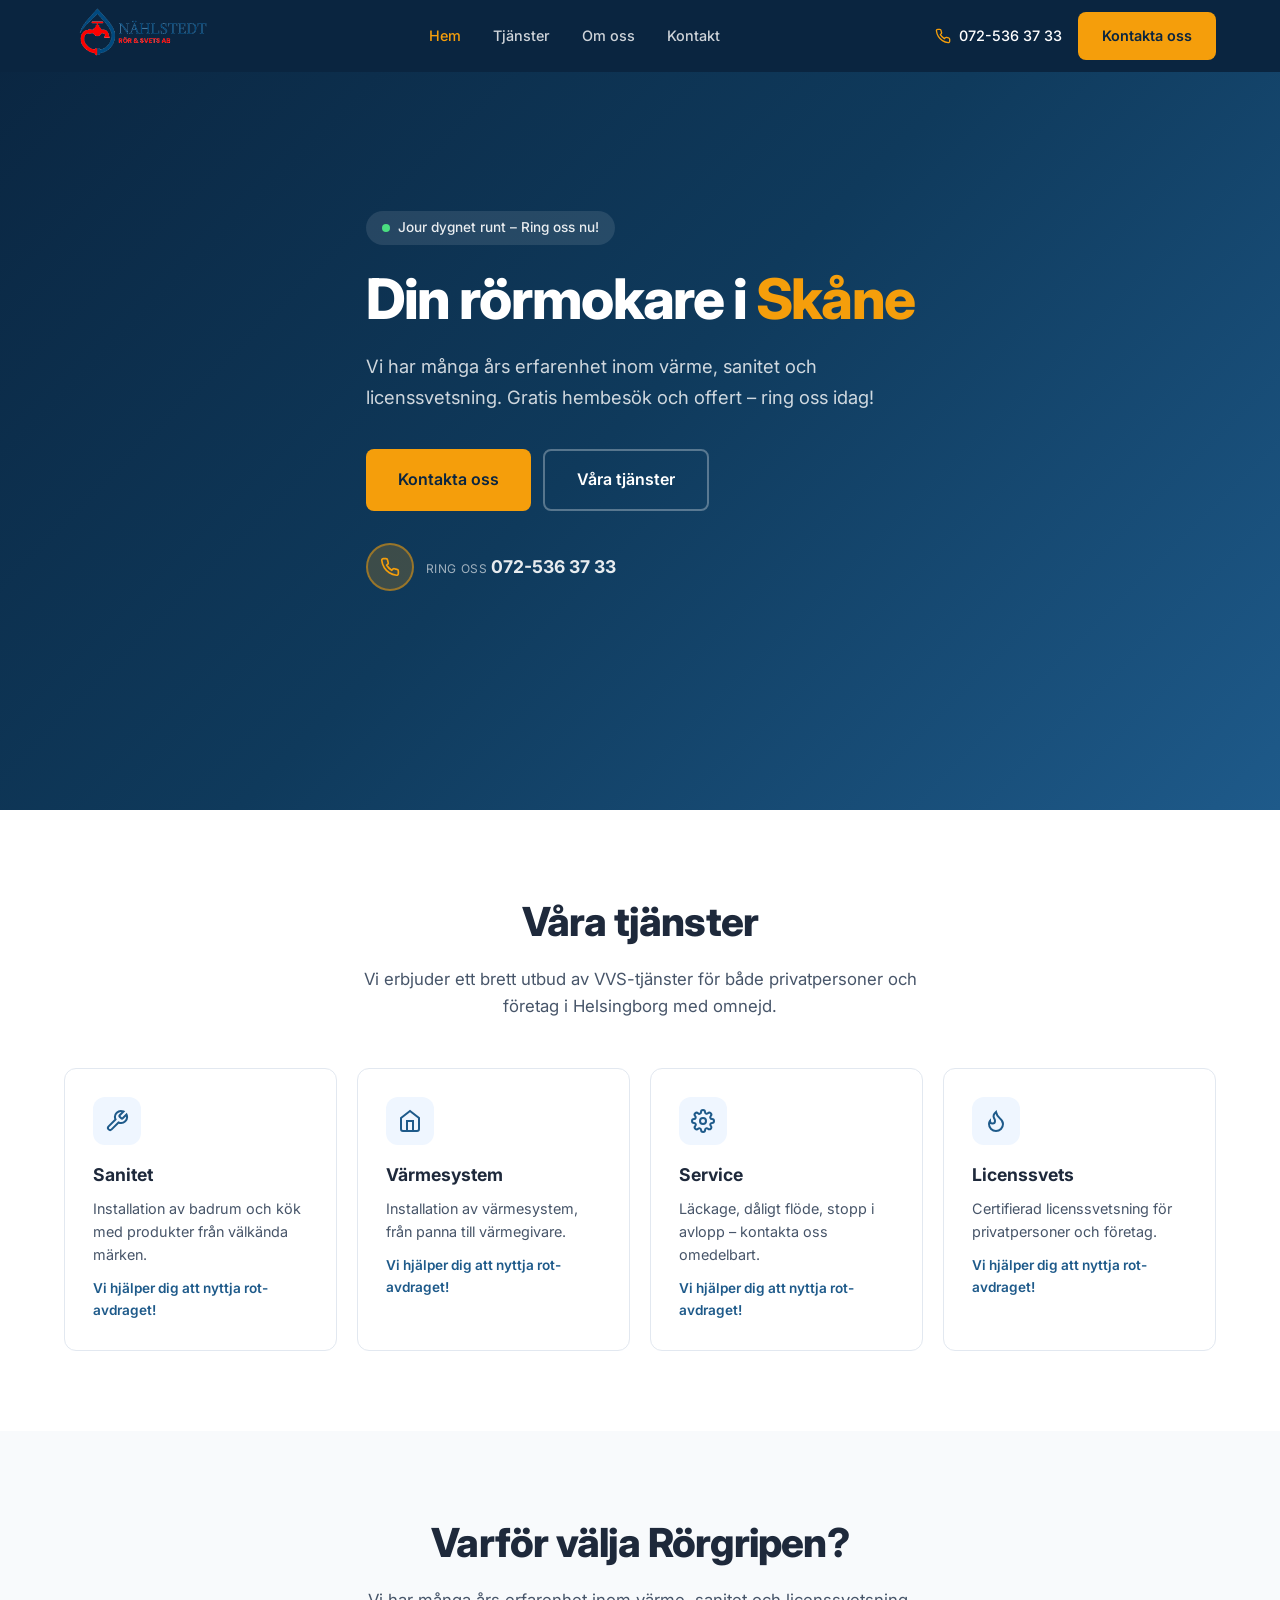
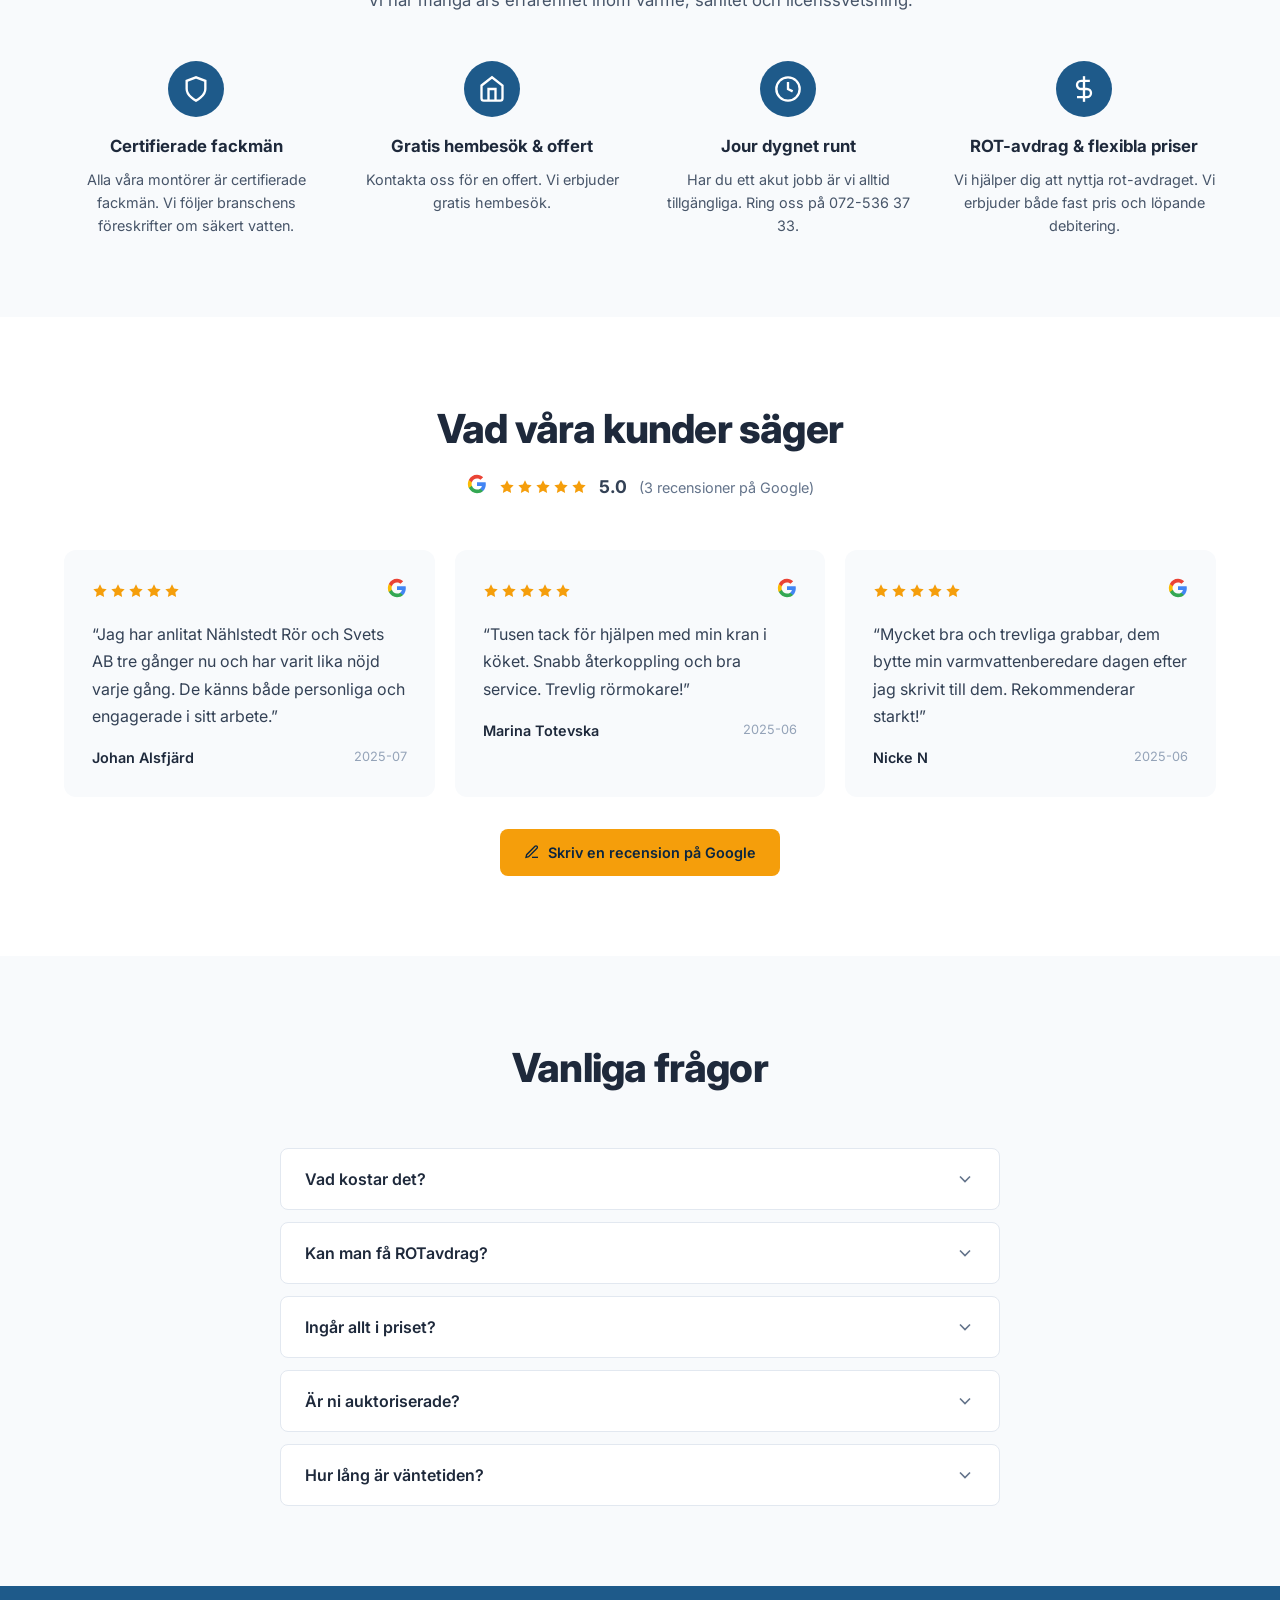
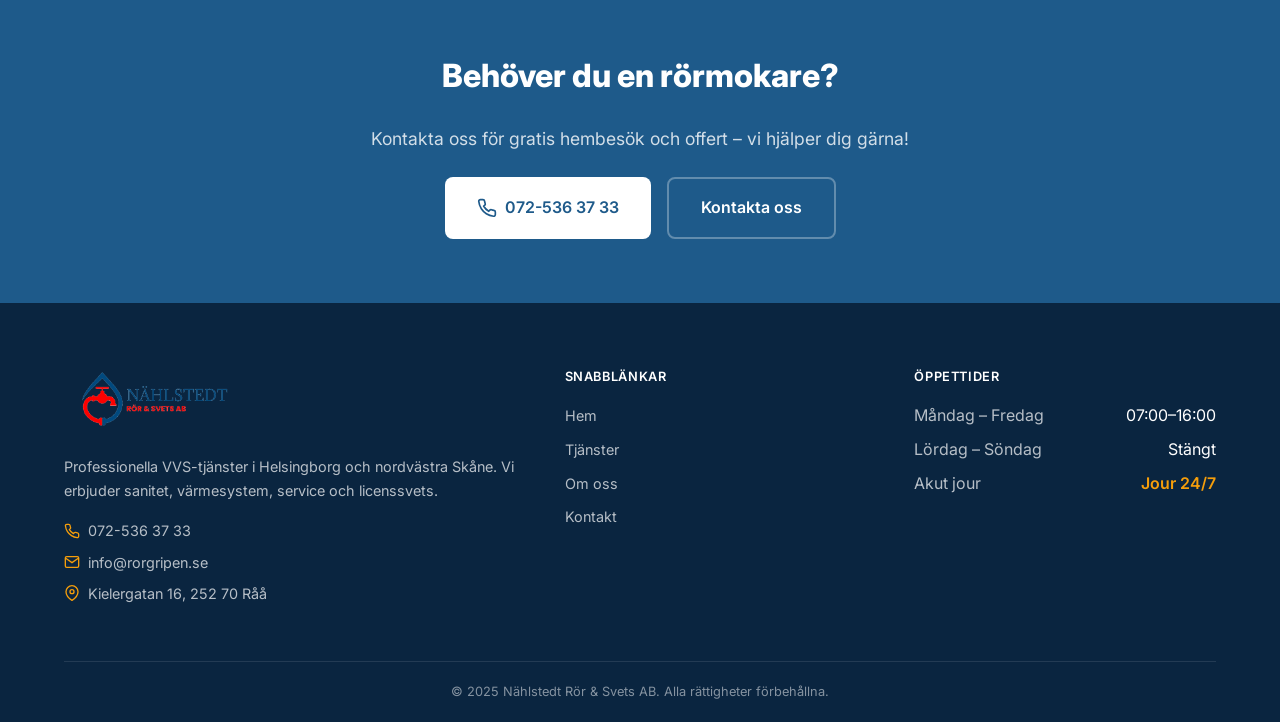
<file: index.html>
<!DOCTYPE html>
<html lang="sv">
<head>
  <meta charset="UTF-8">
  <meta name="viewport" content="width=device-width, initial-scale=1.0">
  <title>Nählstedt Rör & Svets AB – Din rörmokare i Skåne</title>
  <meta name="description" content="Nählstedt Rör & Svets AB erbjuder professionella VVS-tjänster i Helsingborg. Sanitet, värmesystem, service och licenssvets. Jour dygnet runt. Gratis hembesök och offert!">
  <meta name="keywords" content="rörmokare Helsingborg, VVS Helsingborg, rörmokare Skåne, badrumsrenovering Helsingborg, VVS-jour Helsingborg">
  <meta property="og:title" content="Nählstedt Rör & Svets AB – Din rörmokare i Skåne">
  <meta property="og:description" content="Professionella VVS-tjänster i Helsingborg. Sanitet, värmesystem, service och jour 24/7.">
  <meta property="og:locale" content="sv_SE">
  <meta property="og:type" content="website">
  <meta property="og:url" content="https://rorgripen.se">
  <link rel="canonical" href="https://rorgripen.se">
  <link rel="preconnect" href="https://fonts.googleapis.com">
  <link rel="preconnect" href="https://fonts.gstatic.com" crossorigin>
  <link href="https://fonts.googleapis.com/css2?family=Inter:wght@400;500;600;700;800&display=swap" rel="stylesheet">
  <link rel="stylesheet" href="style.css">
  <script type="application/ld+json">
  {
    "@context": "https://schema.org",
    "@type": "Plumber",
    "name": "Nählstedt Rör & Svets AB",
    "url": "https://rorgripen.se",
    "telephone": "072-536 37 33",
    "email": "info@rorgripen.se",
    "address": {
      "@type": "PostalAddress",
      "streetAddress": "Kielergatan 16",
      "addressLocality": "Råå",
      "addressRegion": "Skåne",
      "postalCode": "252 70",
      "addressCountry": "SE"
    },
    "geo": {
      "@type": "GeoCoordinates",
      "latitude": 56.0466,
      "longitude": 12.7396
    },
    "openingHoursSpecification": [
      {
        "@type": "OpeningHoursSpecification",
        "dayOfWeek": ["Monday","Tuesday","Wednesday","Thursday","Friday"],
        "opens": "07:00",
        "closes": "16:00"
      }
    ],
    "areaServed": { "@type": "City", "name": "Helsingborg" }
  }
  </script>
</head>
<body>

  <!-- NAV -->
  <nav class="nav" id="navbar">
    <div class="container nav-inner">
      <a href="index.html" class="nav-logo"><img src="images/logo.png" alt="Nählstedt Rör & Svets AB"></a>
      <ul class="nav-links" id="navLinks">
        <li><a href="index.html" class="active">Hem</a></li>
        <li><a href="tjanster.html">Tjänster</a></li>
        <li><a href="om-oss.html">Om oss</a></li>
        <li><a href="kontakt.html">Kontakt</a></li>
      </ul>
      <div class="nav-right">
        <a href="tel:+46725363733" class="nav-phone">
          <svg width="16" height="16" viewBox="0 0 24 24" fill="none" stroke="currentColor" stroke-width="2"><path d="M22 16.92v3a2 2 0 01-2.18 2 19.79 19.79 0 01-8.63-3.07 19.5 19.5 0 01-6-6A19.79 19.79 0 012.12 4.11 2 2 0 014.11 2h3a2 2 0 012 1.72c.127.96.361 1.903.7 2.81a2 2 0 01-.45 2.11L8.09 9.91a16 16 0 006 6l1.27-1.27a2 2 0 012.11-.45c.907.339 1.85.573 2.81.7A2 2 0 0122 16.92z"/></svg>
          072-536 37 33
        </a>
        <a href="kontakt.html" class="btn btn-accent">Kontakta oss</a>
      </div>
      <button class="hamburger" id="hamburger" aria-label="Meny"><span></span><span></span><span></span></button>
    </div>
  </nav>

  <!-- HERO -->
  <section class="hero">
    <div class="container">
      <div class="hero-content">
        <div class="hero-badge"><span class="pulse"></span> Jour dygnet runt – Ring oss nu!</div>
        <h1>Din rörmokare i <em>Skåne</em></h1>
        <p>Vi har många års erfarenhet inom värme, sanitet och licenssvetsning. Gratis hembesök och offert – ring oss idag!</p>
        <div class="hero-buttons">
          <a href="kontakt.html" class="btn btn-accent btn-lg">Kontakta oss</a>
          <a href="tjanster.html" class="btn btn-outline-white btn-lg">Våra tjänster</a>
        </div>
        <a href="tel:+46725363733" class="hero-phone">
          <span class="hero-phone-icon">
            <svg width="20" height="20" viewBox="0 0 24 24" fill="none" stroke="#f59e0b" stroke-width="2"><path d="M22 16.92v3a2 2 0 01-2.18 2 19.79 19.79 0 01-8.63-3.07 19.5 19.5 0 01-6-6A19.79 19.79 0 012.12 4.11 2 2 0 014.11 2h3a2 2 0 012 1.72c.127.96.361 1.903.7 2.81a2 2 0 01-.45 2.11L8.09 9.91a16 16 0 006 6l1.27-1.27a2 2 0 012.11-.45c.907.339 1.85.573 2.81.7A2 2 0 0122 16.92z"/></svg>
          </span>
          <span>
            <span class="hero-phone-label">Ring oss</span>
            <span class="hero-phone-number">072-536 37 33</span>
          </span>
        </a>
      </div>
    </div>
  </section>

  <!-- TJÄNSTER OVERVIEW -->
  <section>
    <div class="container">
      <div class="section-header fade-in">
        <h2>Våra tjänster</h2>
        <p>Vi erbjuder ett brett utbud av VVS-tjänster för både privatpersoner och företag i Helsingborg med omnejd.</p>
      </div>
      <div class="services-grid">
        <a href="tjanster.html#sanitet" class="service-card fade-in">
          <div class="service-icon"><svg viewBox="0 0 24 24"><path d="M14.7 6.3a1 1 0 000 1.4l1.6 1.6a1 1 0 001.4 0l3.77-3.77a6 6 0 01-7.94 7.94l-6.91 6.91a2.12 2.12 0 01-3-3l6.91-6.91a6 6 0 017.94-7.94l-3.76 3.76z"/></svg></div>
          <h3>Sanitet</h3>
          <p>Installation av badrum och kök med produkter från välkända märken.</p>
          <div class="service-rot">Vi hjälper dig att nyttja rot-avdraget!</div>
        </a>
        <a href="tjanster.html#varmesystem" class="service-card fade-in">
          <div class="service-icon"><svg viewBox="0 0 24 24"><path d="M3 9l9-7 9 7v11a2 2 0 01-2 2H5a2 2 0 01-2-2z"/><polyline points="9 22 9 12 15 12 15 22"/></svg></div>
          <h3>Värmesystem</h3>
          <p>Installation av värmesystem, från panna till värmegivare.</p>
          <div class="service-rot">Vi hjälper dig att nyttja rot-avdraget!</div>
        </a>
        <a href="tjanster.html#service" class="service-card fade-in">
          <div class="service-icon"><svg viewBox="0 0 24 24"><circle cx="12" cy="12" r="3"/><path d="M19.4 15a1.65 1.65 0 00.33 1.82l.06.06a2 2 0 010 2.83 2 2 0 01-2.83 0l-.06-.06a1.65 1.65 0 00-1.82-.33 1.65 1.65 0 00-1 1.51V21a2 2 0 01-4 0v-.09A1.65 1.65 0 009 19.4a1.65 1.65 0 00-1.82.33l-.06.06a2 2 0 01-2.83-2.83l.06-.06A1.65 1.65 0 004.68 15a1.65 1.65 0 00-1.51-1H3a2 2 0 010-4h.09A1.65 1.65 0 004.6 9a1.65 1.65 0 00-.33-1.82l-.06-.06a2 2 0 012.83-2.83l.06.06A1.65 1.65 0 009 4.68a1.65 1.65 0 001-1.51V3a2 2 0 014 0v.09a1.65 1.65 0 001 1.51 1.65 1.65 0 001.82-.33l.06-.06a2 2 0 012.83 2.83l-.06.06A1.65 1.65 0 0019.4 9a1.65 1.65 0 001.51 1H21a2 2 0 010 4h-.09a1.65 1.65 0 00-1.51 1z"/></svg></div>
          <h3>Service</h3>
          <p>Läckage, dåligt flöde, stopp i avlopp – kontakta oss omedelbart.</p>
          <div class="service-rot">Vi hjälper dig att nyttja rot-avdraget!</div>
        </a>
        <a href="tjanster.html#licenssvets" class="service-card fade-in">
          <div class="service-icon"><svg viewBox="0 0 24 24"><path d="M8.5 14.5A2.5 2.5 0 0011 12c0-1.38-.5-2-1-3-1.072-2.143-.224-4.054 2-6 .5 2.5 2 4.9 4 6.5 2 1.6 3 3.5 3 5.5a7 7 0 11-14 0c0-1.153.433-2.294 1-3a2.5 2.5 0 002.5 2.5z"/></svg></div>
          <h3>Licenssvets</h3>
          <p>Certifierad licenssvetsning för privatpersoner och företag.</p>
          <div class="service-rot">Vi hjälper dig att nyttja rot-avdraget!</div>
        </a>
      </div>
    </div>
  </section>

  <!-- WHY US -->
  <section class="bg-slate">
    <div class="container">
      <div class="section-header fade-in">
        <h2>Varför välja Rörgripen?</h2>
        <p>Vi har många års erfarenhet inom värme, sanitet och licenssvetsning.</p>
      </div>
      <div class="why-grid">
        <div class="why-item fade-in">
          <div class="why-item-icon"><svg viewBox="0 0 24 24"><path d="M12 22s8-4 8-10V5l-8-3-8 3v7c0 6 8 10 8 10z"/></svg></div>
          <h3>Certifierade fackmän</h3>
          <p>Alla våra montörer är certifierade fackmän. Vi följer branschens föreskrifter om säkert vatten.</p>
        </div>
        <div class="why-item fade-in">
          <div class="why-item-icon"><svg viewBox="0 0 24 24"><path d="M3 9l9-7 9 7v11a2 2 0 01-2 2H5a2 2 0 01-2-2z"/><polyline points="9 22 9 12 15 12 15 22"/></svg></div>
          <h3>Gratis hembesök & offert</h3>
          <p>Kontakta oss för en offert. Vi erbjuder gratis hembesök.</p>
        </div>
        <div class="why-item fade-in">
          <div class="why-item-icon"><svg viewBox="0 0 24 24"><circle cx="12" cy="12" r="10"/><polyline points="12 6 12 12 16 14"/></svg></div>
          <h3>Jour dygnet runt</h3>
          <p>Har du ett akut jobb är vi alltid tillgängliga. Ring oss på 072-536 37 33.</p>
        </div>
        <div class="why-item fade-in">
          <div class="why-item-icon"><svg viewBox="0 0 24 24"><line x1="12" y1="1" x2="12" y2="23"/><path d="M17 5H9.5a3.5 3.5 0 000 7h5a3.5 3.5 0 010 7H6"/></svg></div>
          <h3>ROT-avdrag & flexibla priser</h3>
          <p>Vi hjälper dig att nyttja rot-avdraget. Vi erbjuder både fast pris och löpande debitering.</p>
        </div>
      </div>
    </div>
  </section>

  <!-- REVIEWS -->
  <section id="recensioner">
    <div class="container">
      <div class="section-header fade-in">
        <h2>Vad våra kunder säger</h2>
        <div class="reviews-header-meta">
          <span class="google-logo"><svg viewBox="0 0 24 24"><path d="M22.56 12.25c0-.78-.07-1.53-.2-2.25H12v4.26h5.92a5.06 5.06 0 01-2.2 3.32v2.77h3.57c2.08-1.92 3.28-4.74 3.28-8.1z" fill="#4285F4"/><path d="M12 23c2.97 0 5.46-.98 7.28-2.66l-3.57-2.77c-.98.66-2.23 1.06-3.71 1.06-2.86 0-5.29-1.93-6.16-4.53H2.18v2.84C3.99 20.53 7.7 23 12 23z" fill="#34A853"/><path d="M5.84 14.09c-.22-.66-.35-1.36-.35-2.09s.13-1.43.35-2.09V7.07H2.18C1.43 8.55 1 10.22 1 12s.43 3.45 1.18 4.93l2.85-2.22.81-.62z" fill="#FBBC05"/><path d="M12 5.38c1.62 0 3.06.56 4.21 1.64l3.15-3.15C17.45 2.09 14.97 1 12 1 7.7 1 3.99 3.47 2.18 7.07l3.66 2.84c.87-2.6 3.3-4.53 6.16-4.53z" fill="#EA4335"/></svg></span>
          <div class="stars"><svg viewBox="0 0 24 24"><polygon points="12 2 15.09 8.26 22 9.27 17 14.14 18.18 21.02 12 17.77 5.82 21.02 7 14.14 2 9.27 8.91 8.26 12 2"/></svg><svg viewBox="0 0 24 24"><polygon points="12 2 15.09 8.26 22 9.27 17 14.14 18.18 21.02 12 17.77 5.82 21.02 7 14.14 2 9.27 8.91 8.26 12 2"/></svg><svg viewBox="0 0 24 24"><polygon points="12 2 15.09 8.26 22 9.27 17 14.14 18.18 21.02 12 17.77 5.82 21.02 7 14.14 2 9.27 8.91 8.26 12 2"/></svg><svg viewBox="0 0 24 24"><polygon points="12 2 15.09 8.26 22 9.27 17 14.14 18.18 21.02 12 17.77 5.82 21.02 7 14.14 2 9.27 8.91 8.26 12 2"/></svg><svg viewBox="0 0 24 24"><polygon points="12 2 15.09 8.26 22 9.27 17 14.14 18.18 21.02 12 17.77 5.82 21.02 7 14.14 2 9.27 8.91 8.26 12 2"/></svg></div>
          <span style="font-size:1.1rem;font-weight:700;color:var(--slate-700)">5.0</span>
          <span style="font-size:0.9rem;color:var(--slate-500)">(3 recensioner på Google)</span>
        </div>
      </div>
      <div class="reviews-grid">
        <div class="review-card fade-in">
          <div class="review-card-header">
            <div class="stars"><svg viewBox="0 0 24 24"><polygon points="12 2 15.09 8.26 22 9.27 17 14.14 18.18 21.02 12 17.77 5.82 21.02 7 14.14 2 9.27 8.91 8.26 12 2"/></svg><svg viewBox="0 0 24 24"><polygon points="12 2 15.09 8.26 22 9.27 17 14.14 18.18 21.02 12 17.77 5.82 21.02 7 14.14 2 9.27 8.91 8.26 12 2"/></svg><svg viewBox="0 0 24 24"><polygon points="12 2 15.09 8.26 22 9.27 17 14.14 18.18 21.02 12 17.77 5.82 21.02 7 14.14 2 9.27 8.91 8.26 12 2"/></svg><svg viewBox="0 0 24 24"><polygon points="12 2 15.09 8.26 22 9.27 17 14.14 18.18 21.02 12 17.77 5.82 21.02 7 14.14 2 9.27 8.91 8.26 12 2"/></svg><svg viewBox="0 0 24 24"><polygon points="12 2 15.09 8.26 22 9.27 17 14.14 18.18 21.02 12 17.77 5.82 21.02 7 14.14 2 9.27 8.91 8.26 12 2"/></svg></div>
            <span class="google-logo"><svg viewBox="0 0 24 24"><path d="M22.56 12.25c0-.78-.07-1.53-.2-2.25H12v4.26h5.92a5.06 5.06 0 01-2.2 3.32v2.77h3.57c2.08-1.92 3.28-4.74 3.28-8.1z" fill="#4285F4"/><path d="M12 23c2.97 0 5.46-.98 7.28-2.66l-3.57-2.77c-.98.66-2.23 1.06-3.71 1.06-2.86 0-5.29-1.93-6.16-4.53H2.18v2.84C3.99 20.53 7.7 23 12 23z" fill="#34A853"/><path d="M5.84 14.09c-.22-.66-.35-1.36-.35-2.09s.13-1.43.35-2.09V7.07H2.18C1.43 8.55 1 10.22 1 12s.43 3.45 1.18 4.93l2.85-2.22.81-.62z" fill="#FBBC05"/><path d="M12 5.38c1.62 0 3.06.56 4.21 1.64l3.15-3.15C17.45 2.09 14.97 1 12 1 7.7 1 3.99 3.47 2.18 7.07l3.66 2.84c.87-2.6 3.3-4.53 6.16-4.53z" fill="#EA4335"/></svg></span>
          </div>
          <blockquote>&ldquo;Jag har anlitat Nählstedt Rör och Svets AB tre gånger nu och har varit lika nöjd varje gång. De känns både personliga och engagerade i sitt arbete.&rdquo;</blockquote>
          <div class="review-card-footer">
            <span class="review-card-name">Johan Alsfjärd</span>
            <span class="review-card-date">2025-07</span>
          </div>
        </div>
        <div class="review-card fade-in">
          <div class="review-card-header">
            <div class="stars"><svg viewBox="0 0 24 24"><polygon points="12 2 15.09 8.26 22 9.27 17 14.14 18.18 21.02 12 17.77 5.82 21.02 7 14.14 2 9.27 8.91 8.26 12 2"/></svg><svg viewBox="0 0 24 24"><polygon points="12 2 15.09 8.26 22 9.27 17 14.14 18.18 21.02 12 17.77 5.82 21.02 7 14.14 2 9.27 8.91 8.26 12 2"/></svg><svg viewBox="0 0 24 24"><polygon points="12 2 15.09 8.26 22 9.27 17 14.14 18.18 21.02 12 17.77 5.82 21.02 7 14.14 2 9.27 8.91 8.26 12 2"/></svg><svg viewBox="0 0 24 24"><polygon points="12 2 15.09 8.26 22 9.27 17 14.14 18.18 21.02 12 17.77 5.82 21.02 7 14.14 2 9.27 8.91 8.26 12 2"/></svg><svg viewBox="0 0 24 24"><polygon points="12 2 15.09 8.26 22 9.27 17 14.14 18.18 21.02 12 17.77 5.82 21.02 7 14.14 2 9.27 8.91 8.26 12 2"/></svg></div>
            <span class="google-logo"><svg viewBox="0 0 24 24"><path d="M22.56 12.25c0-.78-.07-1.53-.2-2.25H12v4.26h5.92a5.06 5.06 0 01-2.2 3.32v2.77h3.57c2.08-1.92 3.28-4.74 3.28-8.1z" fill="#4285F4"/><path d="M12 23c2.97 0 5.46-.98 7.28-2.66l-3.57-2.77c-.98.66-2.23 1.06-3.71 1.06-2.86 0-5.29-1.93-6.16-4.53H2.18v2.84C3.99 20.53 7.7 23 12 23z" fill="#34A853"/><path d="M5.84 14.09c-.22-.66-.35-1.36-.35-2.09s.13-1.43.35-2.09V7.07H2.18C1.43 8.55 1 10.22 1 12s.43 3.45 1.18 4.93l2.85-2.22.81-.62z" fill="#FBBC05"/><path d="M12 5.38c1.62 0 3.06.56 4.21 1.64l3.15-3.15C17.45 2.09 14.97 1 12 1 7.7 1 3.99 3.47 2.18 7.07l3.66 2.84c.87-2.6 3.3-4.53 6.16-4.53z" fill="#EA4335"/></svg></span>
          </div>
          <blockquote>&ldquo;Tusen tack för hjälpen med min kran i köket. Snabb återkoppling och bra service. Trevlig rörmokare!&rdquo;</blockquote>
          <div class="review-card-footer">
            <span class="review-card-name">Marina Totevska</span>
            <span class="review-card-date">2025-06</span>
          </div>
        </div>
        <div class="review-card fade-in">
          <div class="review-card-header">
            <div class="stars"><svg viewBox="0 0 24 24"><polygon points="12 2 15.09 8.26 22 9.27 17 14.14 18.18 21.02 12 17.77 5.82 21.02 7 14.14 2 9.27 8.91 8.26 12 2"/></svg><svg viewBox="0 0 24 24"><polygon points="12 2 15.09 8.26 22 9.27 17 14.14 18.18 21.02 12 17.77 5.82 21.02 7 14.14 2 9.27 8.91 8.26 12 2"/></svg><svg viewBox="0 0 24 24"><polygon points="12 2 15.09 8.26 22 9.27 17 14.14 18.18 21.02 12 17.77 5.82 21.02 7 14.14 2 9.27 8.91 8.26 12 2"/></svg><svg viewBox="0 0 24 24"><polygon points="12 2 15.09 8.26 22 9.27 17 14.14 18.18 21.02 12 17.77 5.82 21.02 7 14.14 2 9.27 8.91 8.26 12 2"/></svg><svg viewBox="0 0 24 24"><polygon points="12 2 15.09 8.26 22 9.27 17 14.14 18.18 21.02 12 17.77 5.82 21.02 7 14.14 2 9.27 8.91 8.26 12 2"/></svg></div>
            <span class="google-logo"><svg viewBox="0 0 24 24"><path d="M22.56 12.25c0-.78-.07-1.53-.2-2.25H12v4.26h5.92a5.06 5.06 0 01-2.2 3.32v2.77h3.57c2.08-1.92 3.28-4.74 3.28-8.1z" fill="#4285F4"/><path d="M12 23c2.97 0 5.46-.98 7.28-2.66l-3.57-2.77c-.98.66-2.23 1.06-3.71 1.06-2.86 0-5.29-1.93-6.16-4.53H2.18v2.84C3.99 20.53 7.7 23 12 23z" fill="#34A853"/><path d="M5.84 14.09c-.22-.66-.35-1.36-.35-2.09s.13-1.43.35-2.09V7.07H2.18C1.43 8.55 1 10.22 1 12s.43 3.45 1.18 4.93l2.85-2.22.81-.62z" fill="#FBBC05"/><path d="M12 5.38c1.62 0 3.06.56 4.21 1.64l3.15-3.15C17.45 2.09 14.97 1 12 1 7.7 1 3.99 3.47 2.18 7.07l3.66 2.84c.87-2.6 3.3-4.53 6.16-4.53z" fill="#EA4335"/></svg></span>
          </div>
          <blockquote>&ldquo;Mycket bra och trevliga grabbar, dem bytte min varmvattenberedare dagen efter jag skrivit till dem. Rekommenderar starkt!&rdquo;</blockquote>
          <div class="review-card-footer">
            <span class="review-card-name">Nicke N</span>
            <span class="review-card-date">2025-06</span>
          </div>
        </div>
      </div>
      <div class="reviews-cta fade-in">
        <a href="https://www.google.com/maps/place/N%C3%A4hlstedt+r%C3%B6r+och+svets+AB/@56.0466,12.7396,15z/data=!4m6!3m5!1s0x22fe99faa12e6457:0x2d197245f0b1e0bc!8m2!3d56.0466!4d12.7396!16s%2Fg%2F11wpbmlf7h?entry=ttu" target="_blank" rel="noopener noreferrer" class="btn btn-accent">
          <svg width="16" height="16" viewBox="0 0 24 24" fill="none" stroke="currentColor" stroke-width="2"><path d="M12 20h9"/><path d="M16.5 3.5a2.121 2.121 0 013 3L7 19l-4 1 1-4L16.5 3.5z"/></svg>
          Skriv en recension på Google
        </a>
      </div>
    </div>
  </section>

  <!-- FAQ -->
  <section class="bg-slate" id="faq">
    <div class="container">
      <div class="section-header fade-in">
        <h2>Vanliga frågor</h2>
      </div>
      <div class="faq-list">
        <div class="faq-item fade-in">
          <button class="faq-question">Vad kostar det? <svg viewBox="0 0 24 24"><polyline points="6 9 12 15 18 9"/></svg></button>
          <div class="faq-answer">Kontakta oss för en offert. Vi erbjuder gratis hembesök.</div>
        </div>
        <div class="faq-item fade-in">
          <button class="faq-question">Kan man få ROTavdrag? <svg viewBox="0 0 24 24"><polyline points="6 9 12 15 18 9"/></svg></button>
          <div class="faq-answer">Ja om det är hushållsarbeten som är berättigade. Vi hjälper dig att nyttja rot-avdraget!</div>
        </div>
        <div class="faq-item fade-in">
          <button class="faq-question">Ingår allt i priset? <svg viewBox="0 0 24 24"><polyline points="6 9 12 15 18 9"/></svg></button>
          <div class="faq-answer">Vi kan erbjuda både fast pris och löpande debitering efter kundens behov.</div>
        </div>
        <div class="faq-item fade-in">
          <button class="faq-question">Är ni auktoriserade? <svg viewBox="0 0 24 24"><polyline points="6 9 12 15 18 9"/></svg></button>
          <div class="faq-answer">Vi utför arbeten av högsta kvalitet och med certifierade rörmokare. Vi följer branschens föreskrifter om säkert vatten.</div>
        </div>
        <div class="faq-item fade-in">
          <button class="faq-question">Hur lång är väntetiden? <svg viewBox="0 0 24 24"><polyline points="6 9 12 15 18 9"/></svg></button>
          <div class="faq-answer">Har du ett akut jobb är vi alltid tillgängliga. För normala ärenden kan vi ofta vara på plats inom 2 veckor.</div>
        </div>
      </div>
    </div>
  </section>

  <!-- CTA BANNER -->
  <div class="cta-banner">
    <div class="container">
      <div class="cta-inner">
        <h2>Behöver du en rörmokare?</h2>
        <p>Kontakta oss för gratis hembesök och offert – vi hjälper dig gärna!</p>
        <div class="cta-buttons">
          <a href="tel:+46725363733" class="btn btn-white btn-lg">
            <svg width="20" height="20" viewBox="0 0 24 24" fill="none" stroke="currentColor" stroke-width="2"><path d="M22 16.92v3a2 2 0 01-2.18 2 19.79 19.79 0 01-8.63-3.07 19.5 19.5 0 01-6-6A19.79 19.79 0 012.12 4.11 2 2 0 014.11 2h3a2 2 0 012 1.72c.127.96.361 1.903.7 2.81a2 2 0 01-.45 2.11L8.09 9.91a16 16 0 006 6l1.27-1.27a2 2 0 012.11-.45c.907.339 1.85.573 2.81.7A2 2 0 0122 16.92z"/></svg>
            072-536 37 33
          </a>
          <a href="kontakt.html" class="btn btn-outline-white btn-lg">Kontakta oss</a>
        </div>
      </div>
    </div>
  </div>

  <!-- FOOTER -->
  <footer class="footer">
    <div class="container">
      <div class="footer-grid">
        <div>
          <div class="footer-logo"><img src="images/logo.png" alt="Nählstedt Rör & Svets AB"></div>
          <p class="footer-desc">Professionella VVS-tjänster i Helsingborg och nordvästra Skåne. Vi erbjuder sanitet, värmesystem, service och licenssvets.</p>
          <div class="footer-contact">
            <a href="tel:+46725363733"><svg viewBox="0 0 24 24"><path d="M22 16.92v3a2 2 0 01-2.18 2 19.79 19.79 0 01-8.63-3.07 19.5 19.5 0 01-6-6A19.79 19.79 0 012.12 4.11 2 2 0 014.11 2h3a2 2 0 012 1.72c.127.96.361 1.903.7 2.81a2 2 0 01-.45 2.11L8.09 9.91a16 16 0 006 6l1.27-1.27a2 2 0 012.11-.45c.907.339 1.85.573 2.81.7A2 2 0 0122 16.92z"/></svg> 072-536 37 33</a>
            <a href="mailto:info@rorgripen.se"><svg viewBox="0 0 24 24"><path d="M4 4h16c1.1 0 2 .9 2 2v12c0 1.1-.9 2-2 2H4c-1.1 0-2-.9-2-2V6c0-1.1.9-2 2-2z"/><polyline points="22,6 12,13 2,6"/></svg> info@rorgripen.se</a>
            <a href="https://www.google.com/maps/search/?api=1&query=Kielergatan+16%2C+252+70+R%C3%A5%C3%A5" target="_blank" rel="noopener"><svg viewBox="0 0 24 24"><path d="M21 10c0 7-9 13-9 13s-9-6-9-13a9 9 0 0118 0z"/><circle cx="12" cy="10" r="3"/></svg> Kielergatan 16, 252 70 Råå</a>
          </div>
        </div>
        <div>
          <h4>Snabblänkar</h4>
          <ul class="footer-links">
            <li><a href="index.html">Hem</a></li>
            <li><a href="tjanster.html">Tjänster</a></li>
            <li><a href="om-oss.html">Om oss</a></li>
            <li><a href="kontakt.html">Kontakt</a></li>
          </ul>
        </div>
        <div>
          <h4>Öppettider</h4>
          <dl class="footer-hours">
            <div class="row"><dt>Måndag – Fredag</dt><dd>07:00–16:00</dd></div>
            <div class="row"><dt>Lördag – Söndag</dt><dd>Stängt</dd></div>
            <div class="row"><dt>Akut jour</dt><dd class="accent">Jour 24/7</dd></div>
          </dl>
        </div>
      </div>
      <div class="footer-bottom">&copy; 2025 Nählstedt Rör & Svets AB. Alla rättigheter förbehållna.</div>
    </div>
  </footer>

  <script>
    // Navbar scroll
    const nav = document.getElementById('navbar');
    window.addEventListener('scroll', () => nav.classList.toggle('scrolled', window.scrollY > 20));

    // Hamburger
    const hamburger = document.getElementById('hamburger');
    const navLinks = document.getElementById('navLinks');
    hamburger.addEventListener('click', () => navLinks.classList.toggle('open'));
    navLinks.querySelectorAll('a').forEach(link => link.addEventListener('click', () => navLinks.classList.remove('open')));

    // FAQ accordion
    document.querySelectorAll('.faq-question').forEach(btn => {
      btn.addEventListener('click', () => {
        const item = btn.parentElement;
        document.querySelectorAll('.faq-item').forEach(i => { if (i !== item) i.classList.remove('open'); });
        item.classList.toggle('open');
      });
    });

    // Scroll animations
    const observer = new IntersectionObserver((entries) => {
      entries.forEach((entry, i) => {
        if (entry.isIntersecting) {
          setTimeout(() => entry.target.classList.add('visible'), i * 60);
          observer.unobserve(entry.target);
        }
      });
    }, { threshold: 0.1, rootMargin: '0px 0px -40px 0px' });
    document.querySelectorAll('.fade-in').forEach(el => observer.observe(el));
  </script>

</body>
</html>
</file>
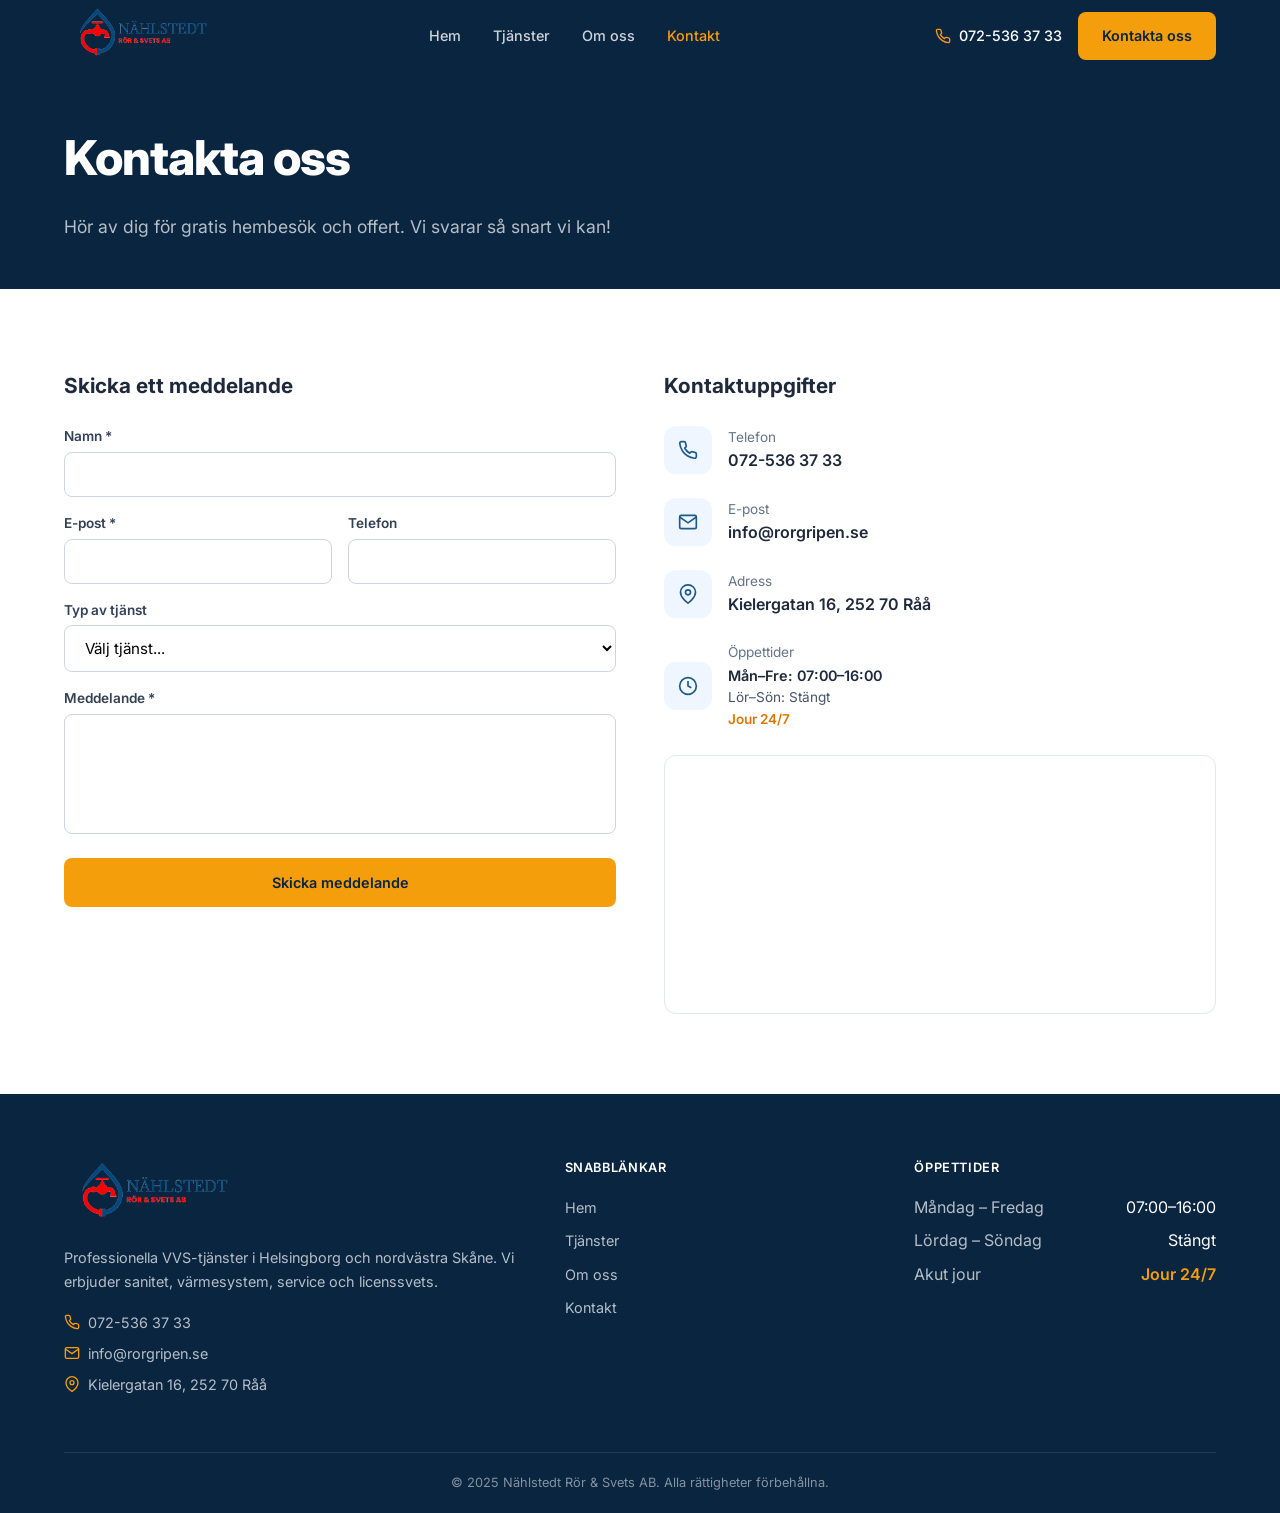
<file: kontakt.html>
<!DOCTYPE html>
<html lang="sv">
<head>
  <meta charset="UTF-8">
  <meta name="viewport" content="width=device-width, initial-scale=1.0">
  <title>Kontakta oss – Nählstedt Rör & Svets AB</title>
  <meta name="description" content="Kontakta Nählstedt Rör & Svets AB för gratis hembesök och offert. Ring 072-536 37 33 eller skicka ett meddelande. VVS-jour dygnet runt i Helsingborg.">
  <link rel="preconnect" href="https://fonts.googleapis.com">
  <link rel="preconnect" href="https://fonts.gstatic.com" crossorigin>
  <link href="https://fonts.googleapis.com/css2?family=Inter:wght@400;500;600;700;800&display=swap" rel="stylesheet">
  <link rel="stylesheet" href="style.css">
</head>
<body>

  <!-- NAV -->
  <nav class="nav" id="navbar">
    <div class="container nav-inner">
      <a href="index.html" class="nav-logo"><img src="images/logo.png" alt="Nählstedt Rör & Svets AB"></a>
      <ul class="nav-links" id="navLinks">
        <li><a href="index.html">Hem</a></li>
        <li><a href="tjanster.html">Tjänster</a></li>
        <li><a href="om-oss.html">Om oss</a></li>
        <li><a href="kontakt.html" class="active">Kontakt</a></li>
      </ul>
      <div class="nav-right">
        <a href="tel:+46725363733" class="nav-phone">
          <svg width="16" height="16" viewBox="0 0 24 24" fill="none" stroke="currentColor" stroke-width="2"><path d="M22 16.92v3a2 2 0 01-2.18 2 19.79 19.79 0 01-8.63-3.07 19.5 19.5 0 01-6-6A19.79 19.79 0 012.12 4.11 2 2 0 014.11 2h3a2 2 0 012 1.72c.127.96.361 1.903.7 2.81a2 2 0 01-.45 2.11L8.09 9.91a16 16 0 006 6l1.27-1.27a2 2 0 012.11-.45c.907.339 1.85.573 2.81.7A2 2 0 0122 16.92z"/></svg>
          072-536 37 33
        </a>
        <a href="kontakt.html" class="btn btn-accent">Kontakta oss</a>
      </div>
      <button class="hamburger" id="hamburger" aria-label="Meny"><span></span><span></span><span></span></button>
    </div>
  </nav>

  <!-- PAGE HEADER -->
  <section class="page-header">
    <div class="container">
      <h1>Kontakta oss</h1>
      <p>Hör av dig för gratis hembesök och offert. Vi svarar så snart vi kan!</p>
    </div>
  </section>

  <!-- CONTACT -->
  <section>
    <div class="container">
      <div class="contact-grid">
        <div class="fade-in">
          <h3 style="font-size:1.3rem;font-weight:700;margin-bottom:24px">Skicka ett meddelande</h3>
          <form class="contact-form" id="contactForm" onsubmit="submitContact(event)">
            <div>
              <label for="name">Namn *</label>
              <input type="text" id="name" required>
            </div>
            <div class="form-row">
              <div><label for="email">E-post *</label><input type="email" id="email" required></div>
              <div><label for="phone">Telefon</label><input type="tel" id="phone"></div>
            </div>
            <div>
              <label for="service-select">Typ av tjänst</label>
              <select id="service-select">
                <option value="">Välj tjänst...</option>
                <option>Sanitet</option>
                <option>Värmesystem</option>
                <option>Service & Reparation</option>
                <option>Licenssvets</option>
                <option>Annat</option>
              </select>
            </div>
            <div>
              <label for="message">Meddelande *</label>
              <textarea id="message" required></textarea>
            </div>
            <button type="submit" class="btn btn-accent" style="width:100%;justify-content:center;padding:16px">Skicka meddelande</button>
          </form>
          <div class="contact-success" id="contactSuccess">
            <h3>Tack för ditt meddelande!</h3>
            <p>Vi återkommer till dig så snart som möjligt.</p>
          </div>
        </div>
        <div class="fade-in">
          <h3 style="font-size:1.3rem;font-weight:700;margin-bottom:24px">Kontaktuppgifter</h3>
          <div class="contact-info">
            <div class="contact-info-item">
              <a href="tel:+46725363733">
                <span class="contact-info-icon"><svg viewBox="0 0 24 24"><path d="M22 16.92v3a2 2 0 01-2.18 2 19.79 19.79 0 01-8.63-3.07 19.5 19.5 0 01-6-6A19.79 19.79 0 012.12 4.11 2 2 0 014.11 2h3a2 2 0 012 1.72c.127.96.361 1.903.7 2.81a2 2 0 01-.45 2.11L8.09 9.91a16 16 0 006 6l1.27-1.27a2 2 0 012.11-.45c.907.339 1.85.573 2.81.7A2 2 0 0122 16.92z"/></svg></span>
                <span><span class="contact-info-label">Telefon</span><span class="contact-info-value">072-536 37 33</span></span>
              </a>
            </div>
            <div class="contact-info-item">
              <a href="mailto:info@rorgripen.se">
                <span class="contact-info-icon"><svg viewBox="0 0 24 24"><path d="M4 4h16c1.1 0 2 .9 2 2v12c0 1.1-.9 2-2 2H4c-1.1 0-2-.9-2-2V6c0-1.1.9-2 2-2z"/><polyline points="22,6 12,13 2,6"/></svg></span>
                <span><span class="contact-info-label">E-post</span><span class="contact-info-value">info@rorgripen.se</span></span>
              </a>
            </div>
            <div class="contact-info-item">
              <a href="https://www.google.com/maps/search/?api=1&query=Kielergatan+16%2C+252+70+R%C3%A5%C3%A5" target="_blank" rel="noopener">
                <span class="contact-info-icon"><svg viewBox="0 0 24 24"><path d="M21 10c0 7-9 13-9 13s-9-6-9-13a9 9 0 0118 0z"/><circle cx="12" cy="10" r="3"/></svg></span>
                <span><span class="contact-info-label">Adress</span><span class="contact-info-value">Kielergatan 16, 252 70 Råå</span></span>
              </a>
            </div>
            <div class="contact-info-item">
              <span class="contact-info-icon"><svg viewBox="0 0 24 24"><circle cx="12" cy="12" r="10"/><polyline points="12 6 12 12 16 14"/></svg></span>
              <span>
                <span class="contact-info-label">Öppettider</span>
                <span class="contact-info-value" style="font-size:0.9rem">Mån–Fre: 07:00–16:00</span>
                <span style="font-size:0.85rem;color:var(--slate-600);display:block">Lör–Sön: Stängt</span>
                <span style="font-size:0.85rem;color:var(--accent-500);font-weight:600;display:block">Jour 24/7</span>
              </span>
            </div>
          </div>
          <div class="contact-map" style="margin-top:24px">
            <iframe src="https://www.google.com/maps/embed?pb=!1m18!1m12!1m3!1d2215.8!2d12.7396!3d56.0466!2m3!1f0!2f0!3f0!3m2!1i1024!2i768!4f13.1!3m3!1m2!1s0x0%3A0x0!2sKielergatan+16%2C+252+70+R%C3%A5%C3%A5!5e0!3m2!1ssv!2sse!4v1" allowfullscreen loading="lazy" referrerpolicy="no-referrer-when-downgrade" title="Karta"></iframe>
          </div>
        </div>
      </div>
    </div>
  </section>

  <!-- FOOTER -->
  <footer class="footer">
    <div class="container">
      <div class="footer-grid">
        <div>
          <div class="footer-logo"><img src="images/logo.png" alt="Nählstedt Rör & Svets AB"></div>
          <p class="footer-desc">Professionella VVS-tjänster i Helsingborg och nordvästra Skåne. Vi erbjuder sanitet, värmesystem, service och licenssvets.</p>
          <div class="footer-contact">
            <a href="tel:+46725363733"><svg viewBox="0 0 24 24"><path d="M22 16.92v3a2 2 0 01-2.18 2 19.79 19.79 0 01-8.63-3.07 19.5 19.5 0 01-6-6A19.79 19.79 0 012.12 4.11 2 2 0 014.11 2h3a2 2 0 012 1.72c.127.96.361 1.903.7 2.81a2 2 0 01-.45 2.11L8.09 9.91a16 16 0 006 6l1.27-1.27a2 2 0 012.11-.45c.907.339 1.85.573 2.81.7A2 2 0 0122 16.92z"/></svg> 072-536 37 33</a>
            <a href="mailto:info@rorgripen.se"><svg viewBox="0 0 24 24"><path d="M4 4h16c1.1 0 2 .9 2 2v12c0 1.1-.9 2-2 2H4c-1.1 0-2-.9-2-2V6c0-1.1.9-2 2-2z"/><polyline points="22,6 12,13 2,6"/></svg> info@rorgripen.se</a>
            <a href="https://www.google.com/maps/search/?api=1&query=Kielergatan+16%2C+252+70+R%C3%A5%C3%A5" target="_blank" rel="noopener"><svg viewBox="0 0 24 24"><path d="M21 10c0 7-9 13-9 13s-9-6-9-13a9 9 0 0118 0z"/><circle cx="12" cy="10" r="3"/></svg> Kielergatan 16, 252 70 Råå</a>
          </div>
        </div>
        <div>
          <h4>Snabblänkar</h4>
          <ul class="footer-links">
            <li><a href="index.html">Hem</a></li>
            <li><a href="tjanster.html">Tjänster</a></li>
            <li><a href="om-oss.html">Om oss</a></li>
            <li><a href="kontakt.html">Kontakt</a></li>
          </ul>
        </div>
        <div>
          <h4>Öppettider</h4>
          <dl class="footer-hours">
            <div class="row"><dt>Måndag – Fredag</dt><dd>07:00–16:00</dd></div>
            <div class="row"><dt>Lördag – Söndag</dt><dd>Stängt</dd></div>
            <div class="row"><dt>Akut jour</dt><dd class="accent">Jour 24/7</dd></div>
          </dl>
        </div>
      </div>
      <div class="footer-bottom">&copy; 2025 Nählstedt Rör & Svets AB. Alla rättigheter förbehållna.</div>
    </div>
  </footer>

  <script>
    // Navbar scroll
    const nav = document.getElementById('navbar');
    window.addEventListener('scroll', () => nav.classList.toggle('scrolled', window.scrollY > 20));

    // Hamburger
    const hamburger = document.getElementById('hamburger');
    const navLinks = document.getElementById('navLinks');
    hamburger.addEventListener('click', () => navLinks.classList.toggle('open'));
    navLinks.querySelectorAll('a').forEach(link => link.addEventListener('click', () => navLinks.classList.remove('open')));

    // Contact form
    function submitContact(e) {
      e.preventDefault();
      document.getElementById('contactForm').style.display = 'none';
      document.getElementById('contactSuccess').style.display = 'block';
    }

    // Scroll animations
    const observer = new IntersectionObserver((entries) => {
      entries.forEach((entry, i) => {
        if (entry.isIntersecting) {
          setTimeout(() => entry.target.classList.add('visible'), i * 60);
          observer.unobserve(entry.target);
        }
      });
    }, { threshold: 0.1, rootMargin: '0px 0px -40px 0px' });
    document.querySelectorAll('.fade-in').forEach(el => observer.observe(el));
  </script>

</body>
</html>
</file>
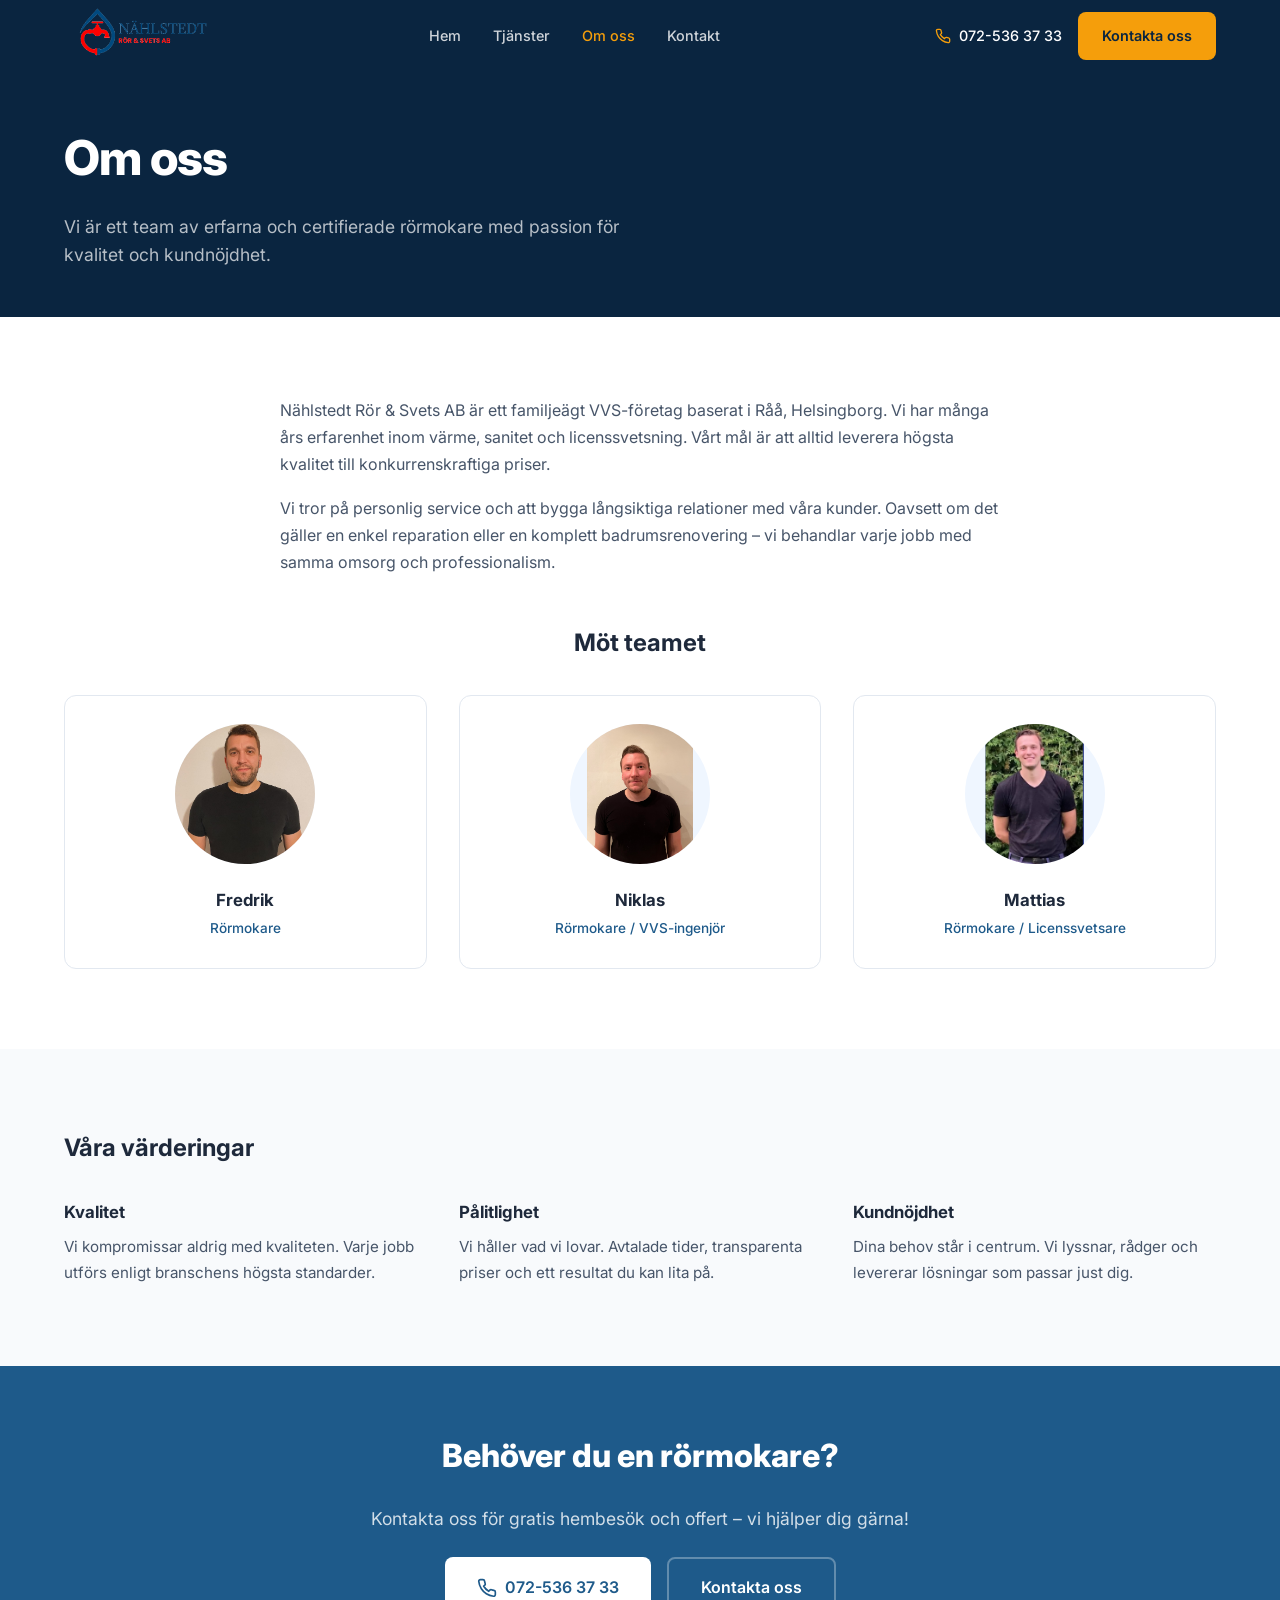
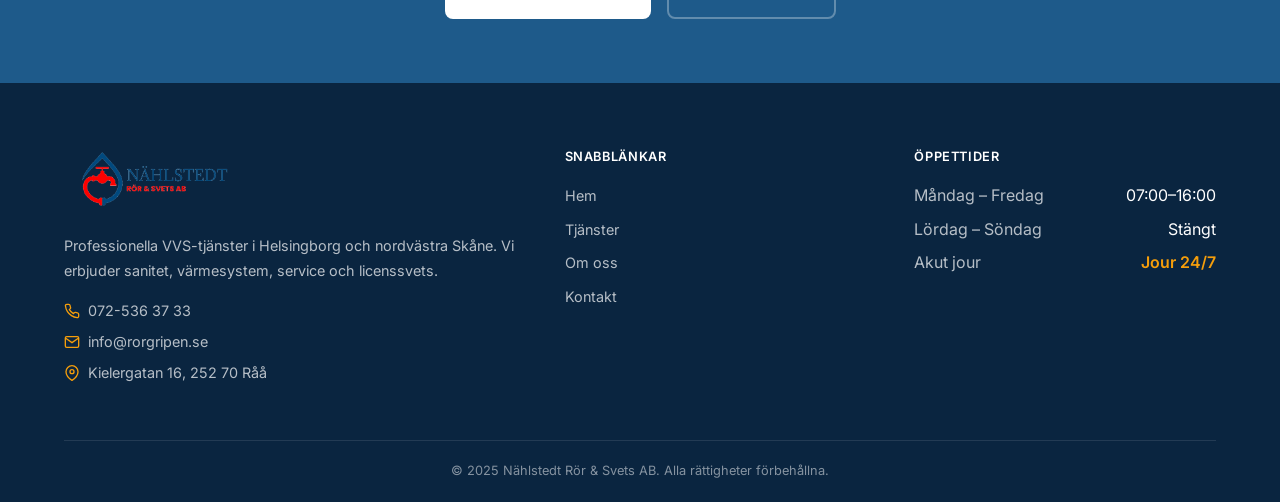
<file: om-oss.html>
<!DOCTYPE html>
<html lang="sv">
<head>
  <meta charset="UTF-8">
  <meta name="viewport" content="width=device-width, initial-scale=1.0">
  <title>Om oss – Nählstedt Rör & Svets AB</title>
  <meta name="description" content="Lär känna teamet bakom Nählstedt Rör & Svets AB. Erfarna och certifierade rörmokare i Helsingborg med passion för kvalitet.">
  <link rel="preconnect" href="https://fonts.googleapis.com">
  <link rel="preconnect" href="https://fonts.gstatic.com" crossorigin>
  <link href="https://fonts.googleapis.com/css2?family=Inter:wght@400;500;600;700;800&display=swap" rel="stylesheet">
  <link rel="stylesheet" href="style.css">
</head>
<body>

  <!-- NAV -->
  <nav class="nav" id="navbar">
    <div class="container nav-inner">
      <a href="index.html" class="nav-logo"><img src="images/logo.png" alt="Nählstedt Rör & Svets AB"></a>
      <ul class="nav-links" id="navLinks">
        <li><a href="index.html">Hem</a></li>
        <li><a href="tjanster.html">Tjänster</a></li>
        <li><a href="om-oss.html" class="active">Om oss</a></li>
        <li><a href="kontakt.html">Kontakt</a></li>
      </ul>
      <div class="nav-right">
        <a href="tel:+46725363733" class="nav-phone">
          <svg width="16" height="16" viewBox="0 0 24 24" fill="none" stroke="currentColor" stroke-width="2"><path d="M22 16.92v3a2 2 0 01-2.18 2 19.79 19.79 0 01-8.63-3.07 19.5 19.5 0 01-6-6A19.79 19.79 0 012.12 4.11 2 2 0 014.11 2h3a2 2 0 012 1.72c.127.96.361 1.903.7 2.81a2 2 0 01-.45 2.11L8.09 9.91a16 16 0 006 6l1.27-1.27a2 2 0 012.11-.45c.907.339 1.85.573 2.81.7A2 2 0 0122 16.92z"/></svg>
          072-536 37 33
        </a>
        <a href="kontakt.html" class="btn btn-accent">Kontakta oss</a>
      </div>
      <button class="hamburger" id="hamburger" aria-label="Meny"><span></span><span></span><span></span></button>
    </div>
  </nav>

  <!-- PAGE HEADER -->
  <section class="page-header">
    <div class="container">
      <h1>Om oss</h1>
      <p>Vi är ett team av erfarna och certifierade rörmokare med passion för kvalitet och kundnöjdhet.</p>
    </div>
  </section>

  <!-- ABOUT INTRO -->
  <section>
    <div class="container">
      <div style="max-width:720px;margin:0 auto 48px">
        <p style="color:var(--slate-600);line-height:1.7;margin-bottom:16px" class="fade-in">Nählstedt Rör & Svets AB är ett familjeägt VVS-företag baserat i Råå, Helsingborg. Vi har många års erfarenhet inom värme, sanitet och licenssvetsning. Vårt mål är att alltid leverera högsta kvalitet till konkurrenskraftiga priser.</p>
        <p style="color:var(--slate-600);line-height:1.7" class="fade-in">Vi tror på personlig service och att bygga långsiktiga relationer med våra kunder. Oavsett om det gäller en enkel reparation eller en komplett badrumsrenovering – vi behandlar varje jobb med samma omsorg och professionalism.</p>
      </div>
      <h3 style="text-align:center;font-size:1.5rem;font-weight:700;margin-bottom:32px" class="fade-in">Möt teamet</h3>
      <div class="team-grid">
        <div class="team-card fade-in">
          <img src="images/team/fredrik.jpeg" alt="Fredrik">
          <h3>Fredrik</h3>
          <div class="role">Rörmokare</div>
        </div>
        <div class="team-card fade-in">
          <img src="images/team/niklas.jpeg" alt="Niklas">
          <h3>Niklas</h3>
          <div class="role">Rörmokare / VVS-ingenjör</div>
        </div>
        <div class="team-card fade-in">
          <img src="images/team/mattias.jpeg" alt="Mattias">
          <h3>Mattias</h3>
          <div class="role">Rörmokare / Licenssvetsare</div>
        </div>
      </div>
    </div>
  </section>

  <!-- VALUES -->
  <section class="bg-slate">
    <div class="container">
      <h2 style="font-size:1.5rem;font-weight:700;margin-bottom:32px" class="fade-in">Våra värderingar</h2>
      <div class="values-grid">
        <div class="value-item fade-in">
          <h3>Kvalitet</h3>
          <p>Vi kompromissar aldrig med kvaliteten. Varje jobb utförs enligt branschens högsta standarder.</p>
        </div>
        <div class="value-item fade-in">
          <h3>Pålitlighet</h3>
          <p>Vi håller vad vi lovar. Avtalade tider, transparenta priser och ett resultat du kan lita på.</p>
        </div>
        <div class="value-item fade-in">
          <h3>Kundnöjdhet</h3>
          <p>Dina behov står i centrum. Vi lyssnar, rådger och levererar lösningar som passar just dig.</p>
        </div>
      </div>
    </div>
  </section>

  <!-- CTA BANNER -->
  <div class="cta-banner">
    <div class="container">
      <div class="cta-inner">
        <h2>Behöver du en rörmokare?</h2>
        <p>Kontakta oss för gratis hembesök och offert – vi hjälper dig gärna!</p>
        <div class="cta-buttons">
          <a href="tel:+46725363733" class="btn btn-white btn-lg">
            <svg width="20" height="20" viewBox="0 0 24 24" fill="none" stroke="currentColor" stroke-width="2"><path d="M22 16.92v3a2 2 0 01-2.18 2 19.79 19.79 0 01-8.63-3.07 19.5 19.5 0 01-6-6A19.79 19.79 0 012.12 4.11 2 2 0 014.11 2h3a2 2 0 012 1.72c.127.96.361 1.903.7 2.81a2 2 0 01-.45 2.11L8.09 9.91a16 16 0 006 6l1.27-1.27a2 2 0 012.11-.45c.907.339 1.85.573 2.81.7A2 2 0 0122 16.92z"/></svg>
            072-536 37 33
          </a>
          <a href="kontakt.html" class="btn btn-outline-white btn-lg">Kontakta oss</a>
        </div>
      </div>
    </div>
  </div>

  <!-- FOOTER -->
  <footer class="footer">
    <div class="container">
      <div class="footer-grid">
        <div>
          <div class="footer-logo"><img src="images/logo.png" alt="Nählstedt Rör & Svets AB"></div>
          <p class="footer-desc">Professionella VVS-tjänster i Helsingborg och nordvästra Skåne. Vi erbjuder sanitet, värmesystem, service och licenssvets.</p>
          <div class="footer-contact">
            <a href="tel:+46725363733"><svg viewBox="0 0 24 24"><path d="M22 16.92v3a2 2 0 01-2.18 2 19.79 19.79 0 01-8.63-3.07 19.5 19.5 0 01-6-6A19.79 19.79 0 012.12 4.11 2 2 0 014.11 2h3a2 2 0 012 1.72c.127.96.361 1.903.7 2.81a2 2 0 01-.45 2.11L8.09 9.91a16 16 0 006 6l1.27-1.27a2 2 0 012.11-.45c.907.339 1.85.573 2.81.7A2 2 0 0122 16.92z"/></svg> 072-536 37 33</a>
            <a href="mailto:info@rorgripen.se"><svg viewBox="0 0 24 24"><path d="M4 4h16c1.1 0 2 .9 2 2v12c0 1.1-.9 2-2 2H4c-1.1 0-2-.9-2-2V6c0-1.1.9-2 2-2z"/><polyline points="22,6 12,13 2,6"/></svg> info@rorgripen.se</a>
            <a href="https://www.google.com/maps/search/?api=1&query=Kielergatan+16%2C+252+70+R%C3%A5%C3%A5" target="_blank" rel="noopener"><svg viewBox="0 0 24 24"><path d="M21 10c0 7-9 13-9 13s-9-6-9-13a9 9 0 0118 0z"/><circle cx="12" cy="10" r="3"/></svg> Kielergatan 16, 252 70 Råå</a>
          </div>
        </div>
        <div>
          <h4>Snabblänkar</h4>
          <ul class="footer-links">
            <li><a href="index.html">Hem</a></li>
            <li><a href="tjanster.html">Tjänster</a></li>
            <li><a href="om-oss.html">Om oss</a></li>
            <li><a href="kontakt.html">Kontakt</a></li>
          </ul>
        </div>
        <div>
          <h4>Öppettider</h4>
          <dl class="footer-hours">
            <div class="row"><dt>Måndag – Fredag</dt><dd>07:00–16:00</dd></div>
            <div class="row"><dt>Lördag – Söndag</dt><dd>Stängt</dd></div>
            <div class="row"><dt>Akut jour</dt><dd class="accent">Jour 24/7</dd></div>
          </dl>
        </div>
      </div>
      <div class="footer-bottom">&copy; 2025 Nählstedt Rör & Svets AB. Alla rättigheter förbehållna.</div>
    </div>
  </footer>

  <script>
    // Navbar scroll
    const nav = document.getElementById('navbar');
    window.addEventListener('scroll', () => nav.classList.toggle('scrolled', window.scrollY > 20));

    // Hamburger
    const hamburger = document.getElementById('hamburger');
    const navLinks = document.getElementById('navLinks');
    hamburger.addEventListener('click', () => navLinks.classList.toggle('open'));
    navLinks.querySelectorAll('a').forEach(link => link.addEventListener('click', () => navLinks.classList.remove('open')));

    // Scroll animations
    const observer = new IntersectionObserver((entries) => {
      entries.forEach((entry, i) => {
        if (entry.isIntersecting) {
          setTimeout(() => entry.target.classList.add('visible'), i * 60);
          observer.unobserve(entry.target);
        }
      });
    }, { threshold: 0.1, rootMargin: '0px 0px -40px 0px' });
    document.querySelectorAll('.fade-in').forEach(el => observer.observe(el));
  </script>

</body>
</html>
</file>
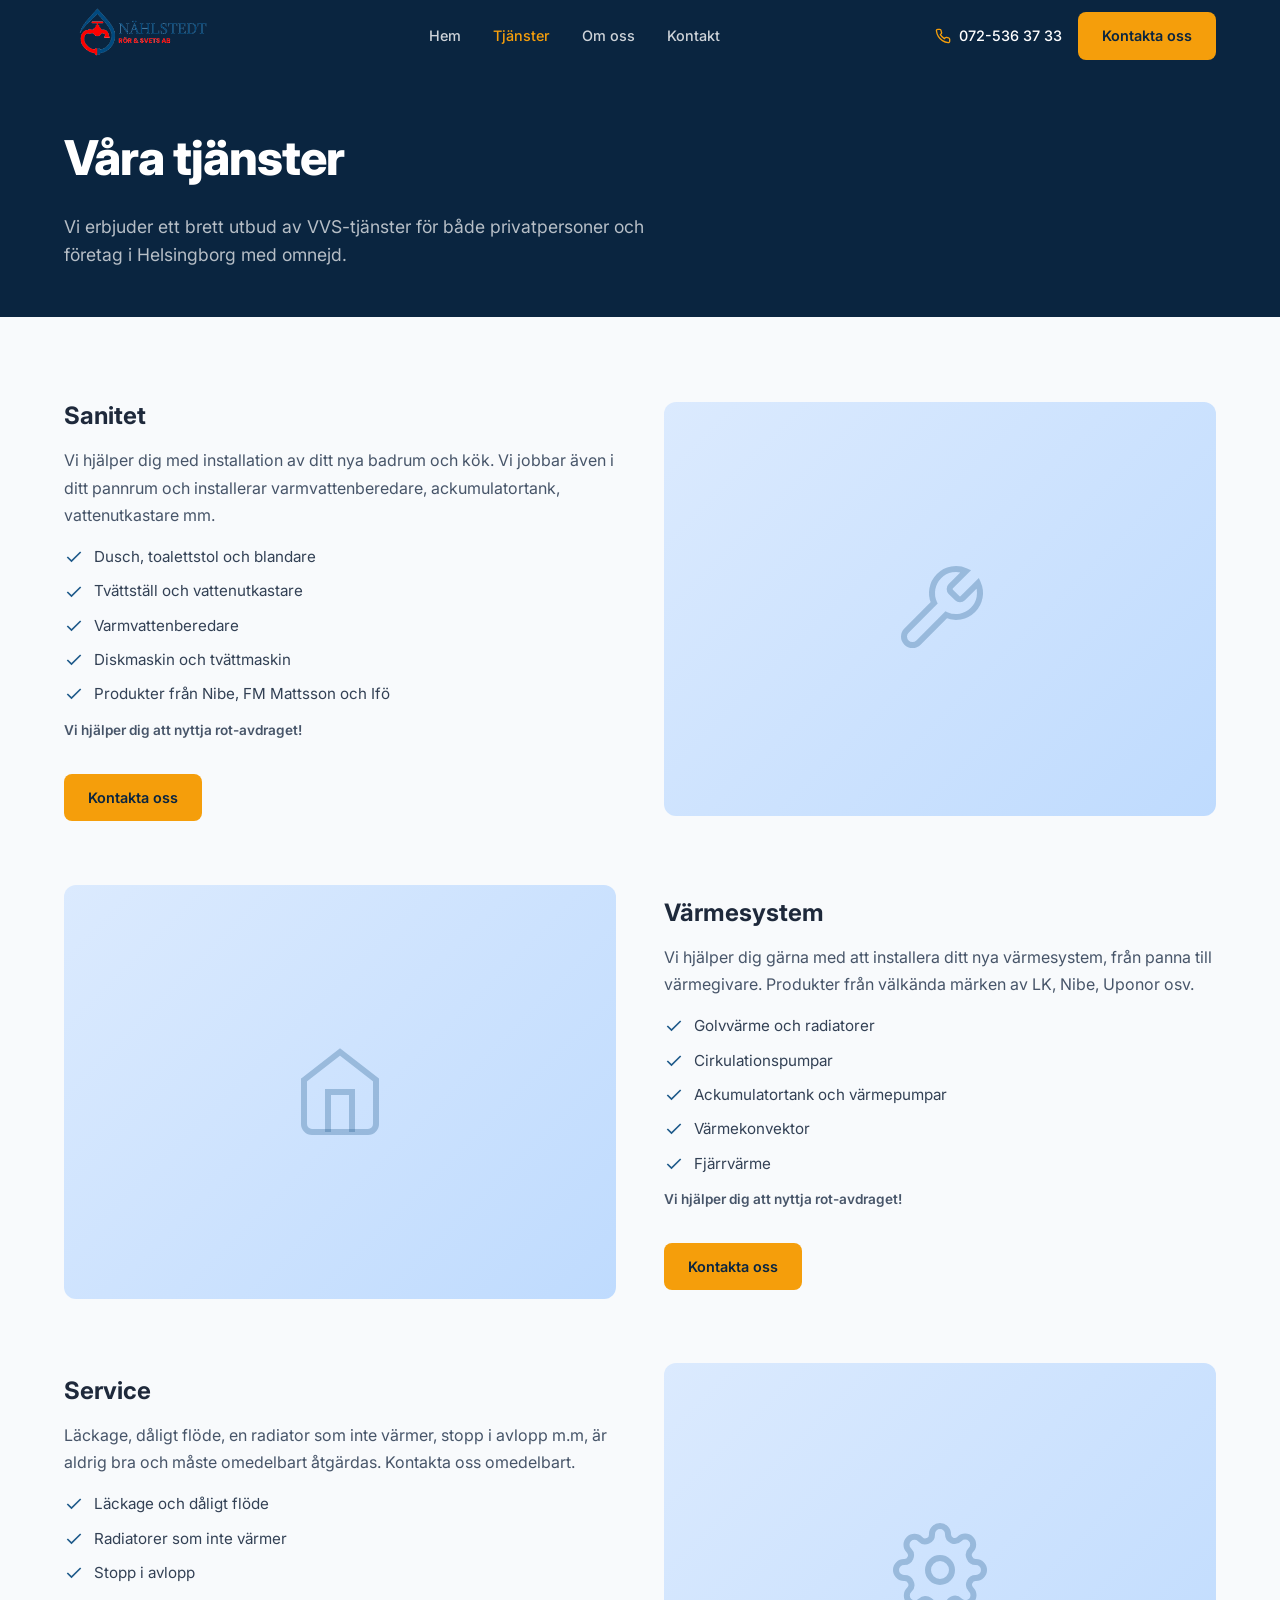
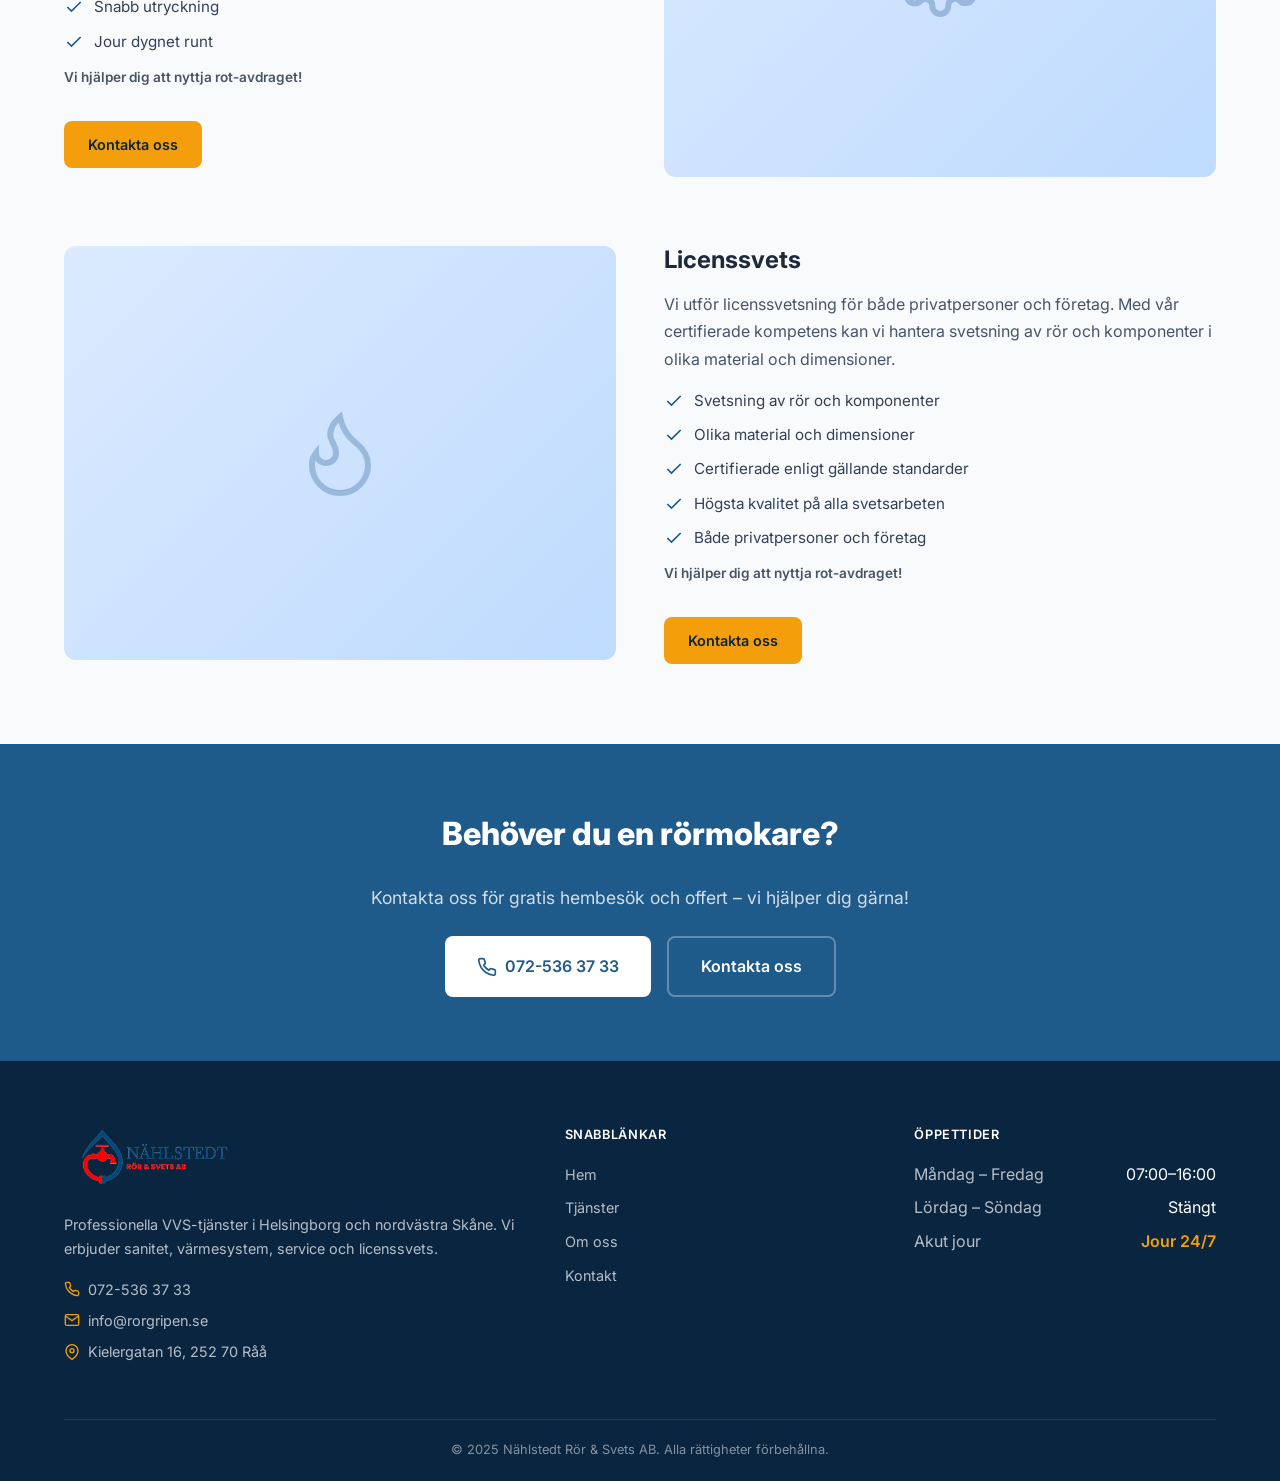
<file: tjanster.html>
<!DOCTYPE html>
<html lang="sv">
<head>
  <meta charset="UTF-8">
  <meta name="viewport" content="width=device-width, initial-scale=1.0">
  <title>Våra tjänster – Nählstedt Rör & Svets AB</title>
  <meta name="description" content="VVS-tjänster i Helsingborg: sanitet, värmesystem, service och licenssvets. Certifierade rörmokare med ROT-avdrag. Kontakta oss för gratis offert!">
  <link rel="preconnect" href="https://fonts.googleapis.com">
  <link rel="preconnect" href="https://fonts.gstatic.com" crossorigin>
  <link href="https://fonts.googleapis.com/css2?family=Inter:wght@400;500;600;700;800&display=swap" rel="stylesheet">
  <link rel="stylesheet" href="style.css">
</head>
<body>

  <!-- NAV -->
  <nav class="nav" id="navbar">
    <div class="container nav-inner">
      <a href="index.html" class="nav-logo"><img src="images/logo.png" alt="Nählstedt Rör & Svets AB"></a>
      <ul class="nav-links" id="navLinks">
        <li><a href="index.html">Hem</a></li>
        <li><a href="tjanster.html" class="active">Tjänster</a></li>
        <li><a href="om-oss.html">Om oss</a></li>
        <li><a href="kontakt.html">Kontakt</a></li>
      </ul>
      <div class="nav-right">
        <a href="tel:+46725363733" class="nav-phone">
          <svg width="16" height="16" viewBox="0 0 24 24" fill="none" stroke="currentColor" stroke-width="2"><path d="M22 16.92v3a2 2 0 01-2.18 2 19.79 19.79 0 01-8.63-3.07 19.5 19.5 0 01-6-6A19.79 19.79 0 012.12 4.11 2 2 0 014.11 2h3a2 2 0 012 1.72c.127.96.361 1.903.7 2.81a2 2 0 01-.45 2.11L8.09 9.91a16 16 0 006 6l1.27-1.27a2 2 0 012.11-.45c.907.339 1.85.573 2.81.7A2 2 0 0122 16.92z"/></svg>
          072-536 37 33
        </a>
        <a href="kontakt.html" class="btn btn-accent">Kontakta oss</a>
      </div>
      <button class="hamburger" id="hamburger" aria-label="Meny"><span></span><span></span><span></span></button>
    </div>
  </nav>

  <!-- PAGE HEADER -->
  <section class="page-header">
    <div class="container">
      <h1>Våra tjänster</h1>
      <p>Vi erbjuder ett brett utbud av VVS-tjänster för både privatpersoner och företag i Helsingborg med omnejd.</p>
    </div>
  </section>

  <!-- TJÄNSTER DETAIL -->
  <section class="bg-slate">
    <div class="container">
      <div class="service-detail">
        <div class="service-detail-item fade-in" id="sanitet">
          <div class="service-detail-content">
            <h3>Sanitet</h3>
            <p>Vi hjälper dig med installation av ditt nya badrum och kök. Vi jobbar även i ditt pannrum och installerar varmvattenberedare, ackumulatortank, vattenutkastare mm.</p>
            <ul class="service-detail-features">
              <li><svg viewBox="0 0 24 24"><polyline points="20 6 9 17 4 12"/></svg> Dusch, toalettstol och blandare</li>
              <li><svg viewBox="0 0 24 24"><polyline points="20 6 9 17 4 12"/></svg> Tvättställ och vattenutkastare</li>
              <li><svg viewBox="0 0 24 24"><polyline points="20 6 9 17 4 12"/></svg> Varmvattenberedare</li>
              <li><svg viewBox="0 0 24 24"><polyline points="20 6 9 17 4 12"/></svg> Diskmaskin och tvättmaskin</li>
              <li><svg viewBox="0 0 24 24"><polyline points="20 6 9 17 4 12"/></svg> Produkter från Nibe, FM Mattsson och Ifö</li>
            </ul>
            <p class="service-rot">Vi hjälper dig att nyttja rot-avdraget!</p>
            <a href="kontakt.html" class="btn btn-accent" style="margin-top:16px">Kontakta oss</a>
          </div>
          <div class="service-detail-visual">
            <svg viewBox="0 0 24 24"><path d="M14.7 6.3a1 1 0 000 1.4l1.6 1.6a1 1 0 001.4 0l3.77-3.77a6 6 0 01-7.94 7.94l-6.91 6.91a2.12 2.12 0 01-3-3l6.91-6.91a6 6 0 017.94-7.94l-3.76 3.76z"/></svg>
          </div>
        </div>
        <div class="service-detail-item fade-in" id="varmesystem">
          <div class="service-detail-content">
            <h3>Värmesystem</h3>
            <p>Vi hjälper dig gärna med att installera ditt nya värmesystem, från panna till värmegivare. Produkter från välkända märken av LK, Nibe, Uponor osv.</p>
            <ul class="service-detail-features">
              <li><svg viewBox="0 0 24 24"><polyline points="20 6 9 17 4 12"/></svg> Golvvärme och radiatorer</li>
              <li><svg viewBox="0 0 24 24"><polyline points="20 6 9 17 4 12"/></svg> Cirkulationspumpar</li>
              <li><svg viewBox="0 0 24 24"><polyline points="20 6 9 17 4 12"/></svg> Ackumulatortank och värmepumpar</li>
              <li><svg viewBox="0 0 24 24"><polyline points="20 6 9 17 4 12"/></svg> Värmekonvektor</li>
              <li><svg viewBox="0 0 24 24"><polyline points="20 6 9 17 4 12"/></svg> Fjärrvärme</li>
            </ul>
            <p class="service-rot">Vi hjälper dig att nyttja rot-avdraget!</p>
            <a href="kontakt.html" class="btn btn-accent" style="margin-top:16px">Kontakta oss</a>
          </div>
          <div class="service-detail-visual">
            <svg viewBox="0 0 24 24"><path d="M3 9l9-7 9 7v11a2 2 0 01-2 2H5a2 2 0 01-2-2z"/><polyline points="9 22 9 12 15 12 15 22"/></svg>
          </div>
        </div>
        <div class="service-detail-item fade-in" id="service">
          <div class="service-detail-content">
            <h3>Service</h3>
            <p>Läckage, dåligt flöde, en radiator som inte värmer, stopp i avlopp m.m, är aldrig bra och måste omedelbart åtgärdas. Kontakta oss omedelbart.</p>
            <ul class="service-detail-features">
              <li><svg viewBox="0 0 24 24"><polyline points="20 6 9 17 4 12"/></svg> Läckage och dåligt flöde</li>
              <li><svg viewBox="0 0 24 24"><polyline points="20 6 9 17 4 12"/></svg> Radiatorer som inte värmer</li>
              <li><svg viewBox="0 0 24 24"><polyline points="20 6 9 17 4 12"/></svg> Stopp i avlopp</li>
              <li><svg viewBox="0 0 24 24"><polyline points="20 6 9 17 4 12"/></svg> Snabb utryckning</li>
              <li><svg viewBox="0 0 24 24"><polyline points="20 6 9 17 4 12"/></svg> Jour dygnet runt</li>
            </ul>
            <p class="service-rot">Vi hjälper dig att nyttja rot-avdraget!</p>
            <a href="kontakt.html" class="btn btn-accent" style="margin-top:16px">Kontakta oss</a>
          </div>
          <div class="service-detail-visual">
            <svg viewBox="0 0 24 24"><circle cx="12" cy="12" r="3"/><path d="M19.4 15a1.65 1.65 0 00.33 1.82l.06.06a2 2 0 010 2.83 2 2 0 01-2.83 0l-.06-.06a1.65 1.65 0 00-1.82-.33 1.65 1.65 0 00-1 1.51V21a2 2 0 01-4 0v-.09A1.65 1.65 0 009 19.4a1.65 1.65 0 00-1.82.33l-.06.06a2 2 0 01-2.83-2.83l.06-.06A1.65 1.65 0 004.68 15a1.65 1.65 0 00-1.51-1H3a2 2 0 010-4h.09A1.65 1.65 0 004.6 9a1.65 1.65 0 00-.33-1.82l-.06-.06a2 2 0 012.83-2.83l.06.06A1.65 1.65 0 009 4.68a1.65 1.65 0 001-1.51V3a2 2 0 014 0v.09a1.65 1.65 0 001 1.51 1.65 1.65 0 001.82-.33l.06-.06a2 2 0 012.83 2.83l-.06.06A1.65 1.65 0 0019.4 9a1.65 1.65 0 001.51 1H21a2 2 0 010 4h-.09a1.65 1.65 0 00-1.51 1z"/></svg>
          </div>
        </div>
        <div class="service-detail-item fade-in" id="licenssvets">
          <div class="service-detail-content">
            <h3>Licenssvets</h3>
            <p>Vi utför licenssvetsning för både privatpersoner och företag. Med vår certifierade kompetens kan vi hantera svetsning av rör och komponenter i olika material och dimensioner.</p>
            <ul class="service-detail-features">
              <li><svg viewBox="0 0 24 24"><polyline points="20 6 9 17 4 12"/></svg> Svetsning av rör och komponenter</li>
              <li><svg viewBox="0 0 24 24"><polyline points="20 6 9 17 4 12"/></svg> Olika material och dimensioner</li>
              <li><svg viewBox="0 0 24 24"><polyline points="20 6 9 17 4 12"/></svg> Certifierade enligt gällande standarder</li>
              <li><svg viewBox="0 0 24 24"><polyline points="20 6 9 17 4 12"/></svg> Högsta kvalitet på alla svetsarbeten</li>
              <li><svg viewBox="0 0 24 24"><polyline points="20 6 9 17 4 12"/></svg> Både privatpersoner och företag</li>
            </ul>
            <p class="service-rot">Vi hjälper dig att nyttja rot-avdraget!</p>
            <a href="kontakt.html" class="btn btn-accent" style="margin-top:16px">Kontakta oss</a>
          </div>
          <div class="service-detail-visual">
            <svg viewBox="0 0 24 24"><path d="M8.5 14.5A2.5 2.5 0 0011 12c0-1.38-.5-2-1-3-1.072-2.143-.224-4.054 2-6 .5 2.5 2 4.9 4 6.5 2 1.6 3 3.5 3 5.5a7 7 0 11-14 0c0-1.153.433-2.294 1-3a2.5 2.5 0 002.5 2.5z"/></svg>
          </div>
        </div>
      </div>
    </div>
  </section>

  <!-- CTA BANNER -->
  <div class="cta-banner">
    <div class="container">
      <div class="cta-inner">
        <h2>Behöver du en rörmokare?</h2>
        <p>Kontakta oss för gratis hembesök och offert – vi hjälper dig gärna!</p>
        <div class="cta-buttons">
          <a href="tel:+46725363733" class="btn btn-white btn-lg">
            <svg width="20" height="20" viewBox="0 0 24 24" fill="none" stroke="currentColor" stroke-width="2"><path d="M22 16.92v3a2 2 0 01-2.18 2 19.79 19.79 0 01-8.63-3.07 19.5 19.5 0 01-6-6A19.79 19.79 0 012.12 4.11 2 2 0 014.11 2h3a2 2 0 012 1.72c.127.96.361 1.903.7 2.81a2 2 0 01-.45 2.11L8.09 9.91a16 16 0 006 6l1.27-1.27a2 2 0 012.11-.45c.907.339 1.85.573 2.81.7A2 2 0 0122 16.92z"/></svg>
            072-536 37 33
          </a>
          <a href="kontakt.html" class="btn btn-outline-white btn-lg">Kontakta oss</a>
        </div>
      </div>
    </div>
  </div>

  <!-- FOOTER -->
  <footer class="footer">
    <div class="container">
      <div class="footer-grid">
        <div>
          <div class="footer-logo"><img src="images/logo.png" alt="Nählstedt Rör & Svets AB"></div>
          <p class="footer-desc">Professionella VVS-tjänster i Helsingborg och nordvästra Skåne. Vi erbjuder sanitet, värmesystem, service och licenssvets.</p>
          <div class="footer-contact">
            <a href="tel:+46725363733"><svg viewBox="0 0 24 24"><path d="M22 16.92v3a2 2 0 01-2.18 2 19.79 19.79 0 01-8.63-3.07 19.5 19.5 0 01-6-6A19.79 19.79 0 012.12 4.11 2 2 0 014.11 2h3a2 2 0 012 1.72c.127.96.361 1.903.7 2.81a2 2 0 01-.45 2.11L8.09 9.91a16 16 0 006 6l1.27-1.27a2 2 0 012.11-.45c.907.339 1.85.573 2.81.7A2 2 0 0122 16.92z"/></svg> 072-536 37 33</a>
            <a href="mailto:info@rorgripen.se"><svg viewBox="0 0 24 24"><path d="M4 4h16c1.1 0 2 .9 2 2v12c0 1.1-.9 2-2 2H4c-1.1 0-2-.9-2-2V6c0-1.1.9-2 2-2z"/><polyline points="22,6 12,13 2,6"/></svg> info@rorgripen.se</a>
            <a href="https://www.google.com/maps/search/?api=1&query=Kielergatan+16%2C+252+70+R%C3%A5%C3%A5" target="_blank" rel="noopener"><svg viewBox="0 0 24 24"><path d="M21 10c0 7-9 13-9 13s-9-6-9-13a9 9 0 0118 0z"/><circle cx="12" cy="10" r="3"/></svg> Kielergatan 16, 252 70 Råå</a>
          </div>
        </div>
        <div>
          <h4>Snabblänkar</h4>
          <ul class="footer-links">
            <li><a href="index.html">Hem</a></li>
            <li><a href="tjanster.html">Tjänster</a></li>
            <li><a href="om-oss.html">Om oss</a></li>
            <li><a href="kontakt.html">Kontakt</a></li>
          </ul>
        </div>
        <div>
          <h4>Öppettider</h4>
          <dl class="footer-hours">
            <div class="row"><dt>Måndag – Fredag</dt><dd>07:00–16:00</dd></div>
            <div class="row"><dt>Lördag – Söndag</dt><dd>Stängt</dd></div>
            <div class="row"><dt>Akut jour</dt><dd class="accent">Jour 24/7</dd></div>
          </dl>
        </div>
      </div>
      <div class="footer-bottom">&copy; 2025 Nählstedt Rör & Svets AB. Alla rättigheter förbehållna.</div>
    </div>
  </footer>

  <script>
    // Navbar scroll
    const nav = document.getElementById('navbar');
    window.addEventListener('scroll', () => nav.classList.toggle('scrolled', window.scrollY > 20));

    // Hamburger
    const hamburger = document.getElementById('hamburger');
    const navLinks = document.getElementById('navLinks');
    hamburger.addEventListener('click', () => navLinks.classList.toggle('open'));
    navLinks.querySelectorAll('a').forEach(link => link.addEventListener('click', () => navLinks.classList.remove('open')));

    // Scroll animations
    const observer = new IntersectionObserver((entries) => {
      entries.forEach((entry, i) => {
        if (entry.isIntersecting) {
          setTimeout(() => entry.target.classList.add('visible'), i * 60);
          observer.unobserve(entry.target);
        }
      });
    }, { threshold: 0.1, rootMargin: '0px 0px -40px 0px' });
    document.querySelectorAll('.fade-in').forEach(el => observer.observe(el));
  </script>

</body>
</html>
</file>
<file: style.css>
*, *::before, *::after { margin: 0; padding: 0; box-sizing: border-box; }

:root {
  --brand-50: #eff6ff;
  --brand-100: #dbeafe;
  --brand-200: #bfdbfe;
  --brand-500: #1e5a8a;
  --brand-600: #164b73;
  --brand-700: #0f3a5c;
  --brand-900: #0a2540;
  --accent-400: #f59e0b;
  --accent-500: #d97706;
  --slate-50: #f8fafc;
  --slate-100: #f1f5f9;
  --slate-200: #e2e8f0;
  --slate-300: #cbd5e1;
  --slate-400: #94a3b8;
  --slate-500: #64748b;
  --slate-600: #475569;
  --slate-700: #334155;
  --slate-800: #1e293b;
  --white: #ffffff;
}

html { scroll-behavior: smooth; }

body {
  font-family: 'Inter', -apple-system, BlinkMacSystemFont, sans-serif;
  color: var(--slate-800);
  line-height: 1.6;
  background: var(--white);
  -webkit-font-smoothing: antialiased;
}

.container { max-width: 1200px; margin: 0 auto; padding: 0 24px; }

/* ── NAV ── */
.nav {
  position: fixed; top: 0; left: 0; right: 0; z-index: 100;
  background: var(--brand-900);
  transition: box-shadow 0.3s;
}
.nav.scrolled { box-shadow: 0 4px 12px rgba(0,0,0,0.15); }
.nav-inner { display: flex; align-items: center; justify-content: space-between; height: 72px; }
.nav-logo img { height: 56px; width: auto; }
.nav-links { display: flex; align-items: center; gap: 32px; list-style: none; }
.nav-links a { text-decoration: none; color: rgba(255,255,255,0.8); font-size: 0.9rem; font-weight: 500; transition: color 0.2s; }
.nav-links a:hover { color: var(--white); }
.nav-links a.active { color: var(--accent-400); }
.nav-right { display: flex; align-items: center; gap: 16px; }
.nav-phone { display: flex; align-items: center; gap: 8px; color: var(--white); text-decoration: none; font-size: 0.9rem; font-weight: 500; }
.nav-phone svg { color: var(--accent-400); }
.btn { display: inline-flex; align-items: center; gap: 8px; padding: 12px 24px; border-radius: 8px; font-weight: 600; font-size: 0.9rem; text-decoration: none; transition: all 0.2s; cursor: pointer; border: none; font-family: inherit; }
.btn-accent { background: var(--accent-400); color: var(--brand-900); }
.btn-accent:hover { background: var(--accent-500); }
.btn-white { background: var(--white); color: var(--brand-500); }
.btn-white:hover { background: var(--slate-100); }
.btn-outline-white { background: transparent; color: var(--white); border: 2px solid rgba(255,255,255,0.3); }
.btn-outline-white:hover { background: rgba(255,255,255,0.1); }
.btn-outline { background: transparent; color: var(--slate-700); border: 2px solid var(--slate-300); }
.btn-outline:hover { border-color: var(--slate-400); background: var(--slate-50); }
.btn-lg { padding: 16px 32px; font-size: 1rem; }

.hamburger { display: none; flex-direction: column; gap: 5px; background: none; border: none; cursor: pointer; padding: 4px; }
.hamburger span { width: 24px; height: 2px; background: var(--white); border-radius: 2px; transition: all 0.3s; }

/* ── PAGE HEADER ── */
.page-header {
  background: var(--brand-900); padding-top: 120px; padding-bottom: 48px; color: var(--white);
}
.page-header h1 { font-size: clamp(2rem, 4vw, 3rem); font-weight: 800; letter-spacing: -0.02em; }
.page-header p { margin-top: 16px; font-size: 1.1rem; color: rgba(255,255,255,0.7); max-width: 600px; }

/* ── HERO ── */
.hero {
  min-height: 90vh; display: flex; align-items: center;
  background: linear-gradient(135deg, var(--brand-900) 0%, var(--brand-700) 50%, var(--brand-500) 100%);
  color: var(--white); padding-top: 72px;
}
.hero-content { max-width: 640px; padding: 80px 0; }
.hero-badge { display: inline-flex; align-items: center; gap: 8px; background: rgba(255,255,255,0.1); padding: 6px 16px; border-radius: 100px; font-size: 0.85rem; font-weight: 500; margin-bottom: 24px; color: rgba(255,255,255,0.9); }
.hero-badge .pulse { width: 8px; height: 8px; border-radius: 50%; background: #4ade80; animation: pulse 2s infinite; }
@keyframes pulse { 0%, 100% { opacity: 1; } 50% { opacity: 0.5; } }
.hero h1 { font-size: clamp(2.5rem, 5vw, 3.5rem); font-weight: 800; line-height: 1.1; letter-spacing: -0.03em; margin-bottom: 20px; }
.hero h1 em { font-style: normal; color: var(--accent-400); }
.hero p { font-size: 1.15rem; color: rgba(255,255,255,0.8); margin-bottom: 36px; max-width: 520px; line-height: 1.7; }
.hero-buttons { display: flex; gap: 12px; flex-wrap: wrap; }
.hero-phone { display: flex; align-items: center; gap: 12px; margin-top: 32px; color: rgba(255,255,255,0.9); text-decoration: none; transition: color 0.2s; }
.hero-phone:hover { color: var(--white); }
.hero-phone-icon { width: 48px; height: 48px; border-radius: 50%; background: rgba(245,158,11,0.2); border: 2px solid rgba(245,158,11,0.5); display: flex; align-items: center; justify-content: center; }
.hero-phone-label { font-size: 0.75rem; color: rgba(255,255,255,0.6); text-transform: uppercase; letter-spacing: 0.05em; }
.hero-phone-number { font-size: 1.1rem; font-weight: 700; }

/* ── SECTIONS ── */
section { padding: 80px 0; }
.section-header { text-align: center; margin-bottom: 48px; }
.section-header h2 { font-size: clamp(1.8rem, 4vw, 2.5rem); font-weight: 800; color: var(--slate-800); letter-spacing: -0.02em; margin-bottom: 12px; }
.section-header p { font-size: 1.05rem; color: var(--slate-600); max-width: 560px; margin: 0 auto; }
.bg-slate { background: var(--slate-50); }

/* ── SERVICES ── */
.services-grid { display: grid; grid-template-columns: repeat(auto-fit, minmax(240px, 1fr)); gap: 20px; }
.service-card { background: var(--white); border: 1px solid var(--slate-200); border-radius: 12px; padding: 28px; transition: all 0.3s; text-decoration: none; color: inherit; display: block; }
.service-card:hover { box-shadow: 0 10px 25px rgba(0,0,0,0.08); border-color: rgba(30,90,138,0.3); transform: translateY(-4px); }
.service-icon { width: 48px; height: 48px; border-radius: 12px; background: var(--brand-50); display: flex; align-items: center; justify-content: center; margin-bottom: 16px; transition: all 0.3s; }
.service-card:hover .service-icon { background: var(--brand-500); }
.service-card:hover .service-icon svg { stroke: var(--white); }
.service-icon svg { width: 24px; height: 24px; stroke: var(--brand-500); fill: none; stroke-width: 2; }
.service-card h3 { font-size: 1.1rem; font-weight: 700; margin-bottom: 8px; }
.service-card p { font-size: 0.9rem; color: var(--slate-600); line-height: 1.6; }
.service-rot { color: var(--brand-500); font-size: 0.85rem; font-weight: 600; margin-top: 12px; }

/* ── SERVICE DETAIL ── */
.service-detail { display: flex; flex-direction: column; gap: 64px; }
.service-detail-item { display: grid; grid-template-columns: 1fr 1fr; gap: 48px; align-items: center; scroll-margin-top: 100px; }
.service-detail-item:nth-child(even) { direction: rtl; }
.service-detail-item:nth-child(even) > * { direction: ltr; }
.service-detail-content h3 { font-size: 1.5rem; font-weight: 700; margin-bottom: 12px; }
.service-detail-content p { color: var(--slate-600); margin-bottom: 16px; line-height: 1.7; }
.service-detail-features { list-style: none; display: flex; flex-direction: column; gap: 10px; }
.service-detail-features li { display: flex; align-items: center; gap: 10px; color: var(--slate-700); font-size: 0.95rem; }
.service-detail-features li svg { width: 20px; height: 20px; stroke: var(--brand-500); fill: none; stroke-width: 2; flex-shrink: 0; }
.service-detail-visual { aspect-ratio: 4/3; border-radius: 12px; background: linear-gradient(135deg, var(--brand-100), var(--brand-200)); display: flex; align-items: center; justify-content: center; }
.service-detail-visual svg { width: 96px; height: 96px; stroke: rgba(30,90,138,0.3); fill: none; stroke-width: 1.5; }

/* ── WHY US ── */
.why-grid { display: grid; grid-template-columns: repeat(auto-fit, minmax(220px, 1fr)); gap: 32px; text-align: center; }
.why-item-icon { width: 56px; height: 56px; border-radius: 50%; background: var(--brand-500); display: flex; align-items: center; justify-content: center; margin: 0 auto 16px; }
.why-item-icon svg { width: 28px; height: 28px; stroke: var(--white); fill: none; stroke-width: 2; }
.why-item h3 { font-size: 1.05rem; font-weight: 700; margin-bottom: 8px; }
.why-item p { font-size: 0.9rem; color: var(--slate-600); line-height: 1.6; }

/* ── REVIEWS ── */
.reviews-header-meta { display: flex; align-items: center; justify-content: center; gap: 12px; margin-top: 12px; }
.google-logo svg { width: 20px; height: 20px; }
.stars { display: flex; gap: 2px; }
.stars svg { width: 16px; height: 16px; fill: #f59e0b; }
.reviews-grid { display: grid; grid-template-columns: repeat(auto-fit, minmax(280px, 1fr)); gap: 20px; }
.review-card { background: var(--slate-50); border-radius: 12px; padding: 28px; }
.review-card-header { display: flex; align-items: center; justify-content: space-between; margin-bottom: 16px; }
.review-card blockquote { color: var(--slate-700); line-height: 1.7; margin-bottom: 16px; font-style: normal; }
.review-card-footer { display: flex; align-items: center; justify-content: space-between; }
.review-card-name { font-size: 0.9rem; font-weight: 600; }
.review-card-date { font-size: 0.8rem; color: var(--slate-400); }
.reviews-cta { text-align: center; margin-top: 32px; }

/* ── FAQ ── */
.faq-list { max-width: 720px; margin: 0 auto; display: flex; flex-direction: column; gap: 12px; }
.faq-item { background: var(--white); border: 1px solid var(--slate-200); border-radius: 8px; overflow: hidden; }
.faq-question { width: 100%; display: flex; align-items: center; justify-content: space-between; padding: 20px 24px; background: none; border: none; cursor: pointer; font-family: inherit; font-size: 1rem; font-weight: 600; color: var(--slate-800); text-align: left; }
.faq-question svg { width: 20px; height: 20px; stroke: var(--slate-500); fill: none; stroke-width: 2; flex-shrink: 0; margin-left: 16px; transition: transform 0.3s; }
.faq-item.open .faq-question svg { transform: rotate(180deg); }
.faq-answer { display: none; padding: 0 24px 20px; color: var(--slate-600); line-height: 1.7; }
.faq-item.open .faq-answer { display: block; }

/* ── CTA BANNER ── */
.cta-banner { background: var(--brand-500); color: var(--white); padding: 64px 0; }
.cta-inner { display: flex; flex-direction: column; align-items: center; text-align: center; gap: 24px; }
.cta-inner h2 { font-size: clamp(1.5rem, 3vw, 2rem); font-weight: 800; }
.cta-inner p { font-size: 1.1rem; color: rgba(255,255,255,0.8); }
.cta-buttons { display: flex; gap: 16px; flex-wrap: wrap; justify-content: center; }

/* ── TEAM ── */
.team-grid { display: grid; grid-template-columns: repeat(auto-fit, minmax(200px, 1fr)); gap: 32px; }
.team-card { text-align: center; border: 1px solid var(--slate-200); border-radius: 12px; padding: 28px; }
.team-card img { width: 140px; height: 140px; border-radius: 50%; object-fit: contain; background: var(--brand-50); margin-bottom: 16px; }
.team-card h3 { font-size: 1.05rem; font-weight: 700; }
.team-card .role { font-size: 0.85rem; color: var(--brand-500); font-weight: 500; margin-top: 4px; }

/* ── CONTACT ── */
.contact-grid { display: grid; grid-template-columns: 1fr 1fr; gap: 48px; }
.contact-form { display: flex; flex-direction: column; gap: 16px; }
.contact-form label { font-size: 0.85rem; font-weight: 600; color: var(--slate-700); margin-bottom: 4px; display: block; }
.contact-form input, .contact-form select, .contact-form textarea {
  width: 100%; padding: 12px 16px; border: 1px solid var(--slate-300); border-radius: 8px;
  font-size: 0.95rem; font-family: inherit; transition: border-color 0.2s; background: var(--white);
}
.contact-form input:focus, .contact-form select:focus, .contact-form textarea:focus { outline: none; border-color: var(--brand-500); box-shadow: 0 0 0 3px rgba(30,90,138,0.1); }
.contact-form textarea { resize: none; min-height: 120px; }
.form-row { display: grid; grid-template-columns: 1fr 1fr; gap: 16px; }
.contact-info { display: flex; flex-direction: column; gap: 24px; }
.contact-info-item { display: flex; align-items: center; gap: 16px; }
.contact-info-item a { text-decoration: none; color: inherit; display: flex; align-items: center; gap: 16px; }
.contact-info-item a:hover .contact-info-icon { background: var(--brand-500); }
.contact-info-item a:hover .contact-info-icon svg { stroke: var(--white); }
.contact-info-icon { width: 48px; height: 48px; border-radius: 12px; background: var(--brand-50); display: flex; align-items: center; justify-content: center; flex-shrink: 0; transition: all 0.2s; }
.contact-info-icon svg { width: 20px; height: 20px; stroke: var(--brand-500); fill: none; stroke-width: 2; }
.contact-info-label { font-size: 0.85rem; color: var(--slate-500); display: block; }
.contact-info-value { font-size: 1rem; font-weight: 600; display: block; }
.contact-map { border-radius: 12px; overflow: hidden; border: 1px solid var(--slate-200); margin-top: 24px; }
.contact-map iframe { width: 100%; height: 250px; border: 0; }
.contact-success { display: none; text-align: center; padding: 40px 20px; background: #f0fdf4; border: 1px solid #bbf7d0; border-radius: 12px; }
.contact-success h3 { color: #166534; margin-bottom: 8px; }
.contact-success p { color: #15803d; }

/* ── VALUES ── */
.values-grid { display: grid; grid-template-columns: repeat(auto-fit, minmax(220px, 1fr)); gap: 32px; }
.value-item h3 { font-size: 1.05rem; font-weight: 700; margin-bottom: 8px; }
.value-item p { color: var(--slate-600); line-height: 1.7; font-size: 0.95rem; }

/* ── FOOTER ── */
.footer { background: var(--brand-900); color: var(--white); padding: 64px 0 0; }
.footer-grid { display: grid; grid-template-columns: 1.5fr 1fr 1fr; gap: 48px; }
.footer-logo img { height: 64px; width: auto; margin-bottom: 16px; }
.footer-desc { font-size: 0.9rem; color: rgba(255,255,255,0.7); line-height: 1.7; margin-bottom: 16px; }
.footer-contact a, .footer-contact div { display: flex; align-items: center; gap: 8px; font-size: 0.9rem; color: rgba(255,255,255,0.7); text-decoration: none; margin-bottom: 8px; transition: color 0.2s; }
.footer-contact a:hover { color: var(--white); }
.footer-contact svg { width: 16px; height: 16px; stroke: var(--accent-400); fill: none; stroke-width: 2; flex-shrink: 0; }
.footer h4 { font-size: 0.8rem; font-weight: 600; text-transform: uppercase; letter-spacing: 0.05em; margin-bottom: 16px; }
.footer-links { list-style: none; display: flex; flex-direction: column; gap: 8px; }
.footer-links a { color: rgba(255,255,255,0.7); text-decoration: none; font-size: 0.9rem; transition: color 0.2s; }
.footer-links a:hover { color: var(--white); }
.footer-hours dl { font-size: 0.9rem; }
.footer-hours .row { display: flex; justify-content: space-between; margin-bottom: 8px; }
.footer-hours dt { color: rgba(255,255,255,0.7); }
.footer-hours dd { color: var(--white); }
.footer-hours .accent { color: var(--accent-400); font-weight: 600; }
.footer-bottom { border-top: 1px solid rgba(255,255,255,0.1); margin-top: 48px; padding: 20px 0; text-align: center; font-size: 0.8rem; color: rgba(255,255,255,0.5); }

/* ── ANIMATIONS ── */
.fade-in { opacity: 0; transform: translateY(20px); transition: opacity 0.6s ease, transform 0.6s ease; }
.fade-in.visible { opacity: 1; transform: translateY(0); }

/* ── RESPONSIVE ── */
@media (max-width: 768px) {
  .nav-links, .nav-right .nav-phone, .nav-right .btn { display: none; }
  .hamburger { display: flex; }
  .nav-links.open {
    display: flex; flex-direction: column; position: absolute; top: 72px; left: 0; right: 0;
    background: var(--brand-900); padding: 24px; gap: 16px; border-top: 1px solid rgba(255,255,255,0.1);
  }
  .hero { min-height: auto; }
  .hero-content { padding: 60px 0; }
  .hero h1 { font-size: 2rem; }
  .service-detail-item, .service-detail-item:nth-child(even) { grid-template-columns: 1fr; direction: ltr; }
  .contact-grid { grid-template-columns: 1fr; }
  .footer-grid { grid-template-columns: 1fr; gap: 32px; }
  .form-row { grid-template-columns: 1fr; }
  .team-grid { grid-template-columns: repeat(auto-fit, minmax(160px, 1fr)); }
}
</file>
